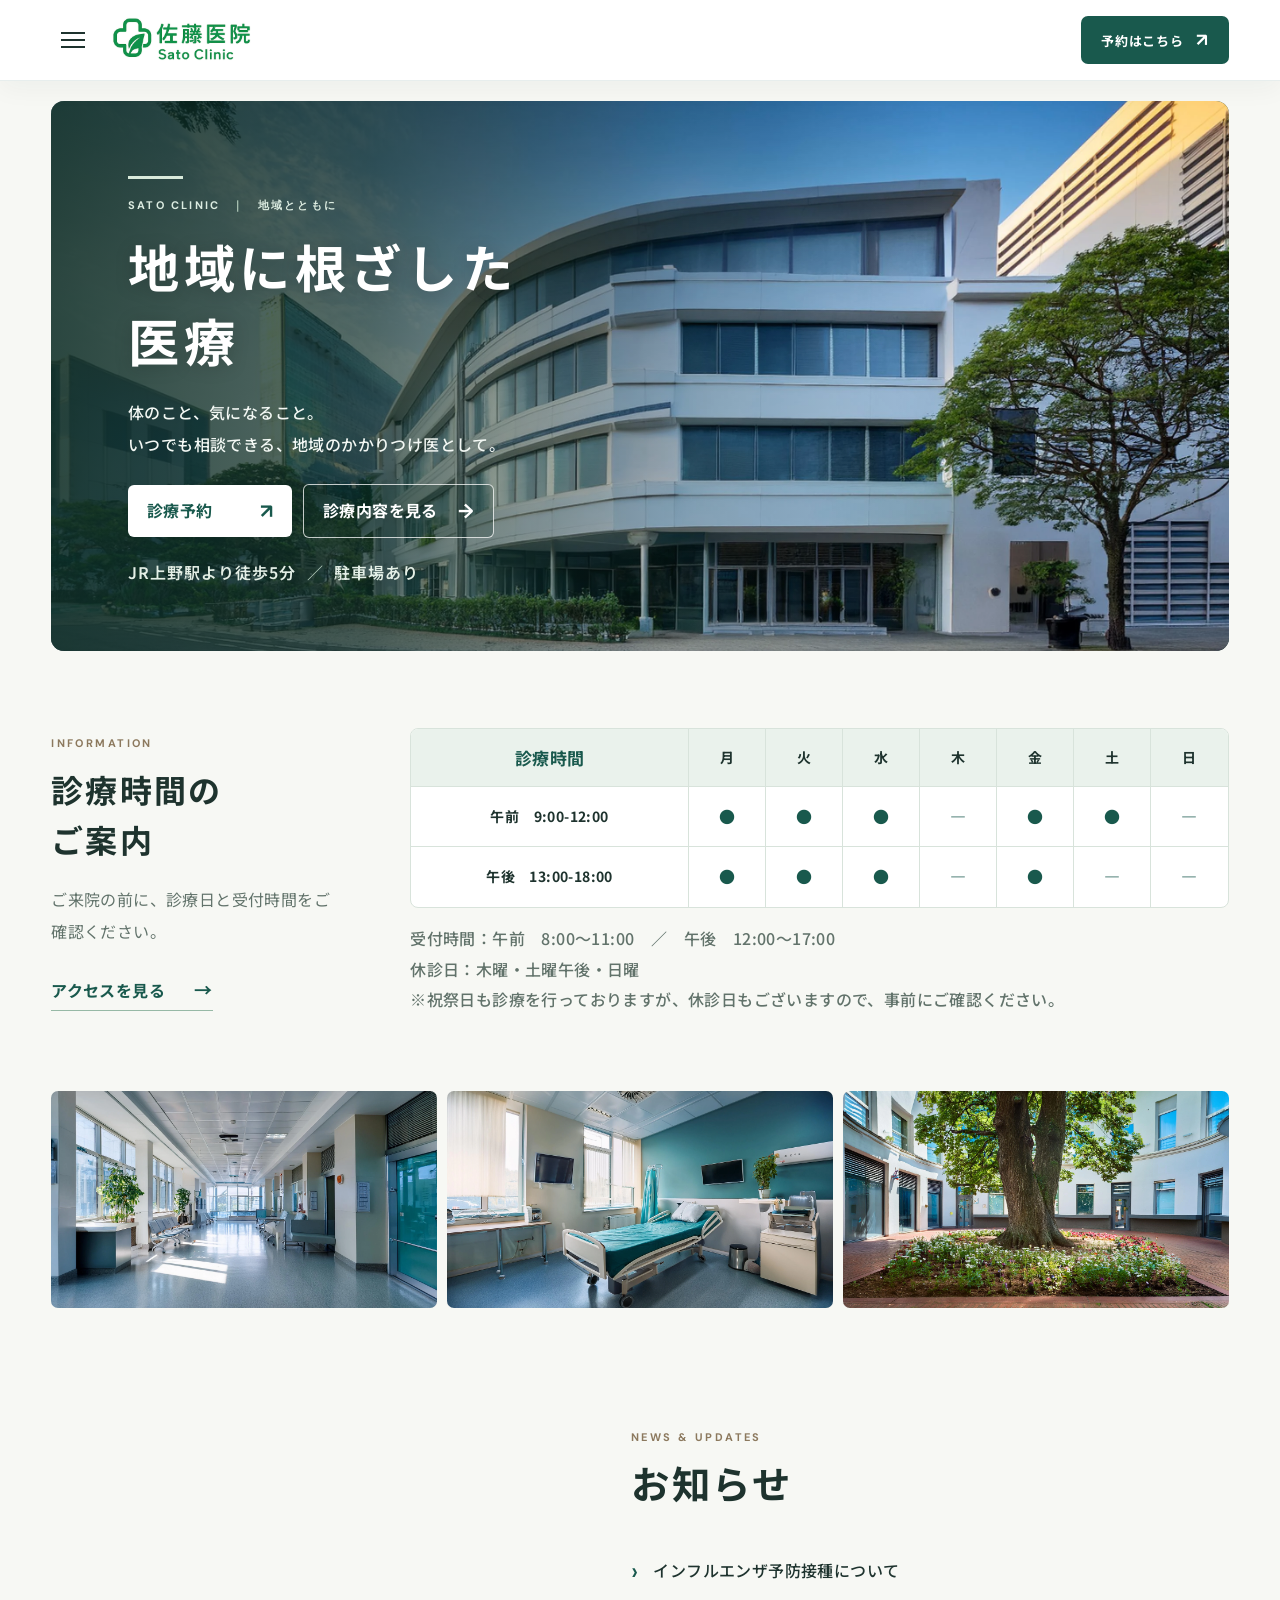
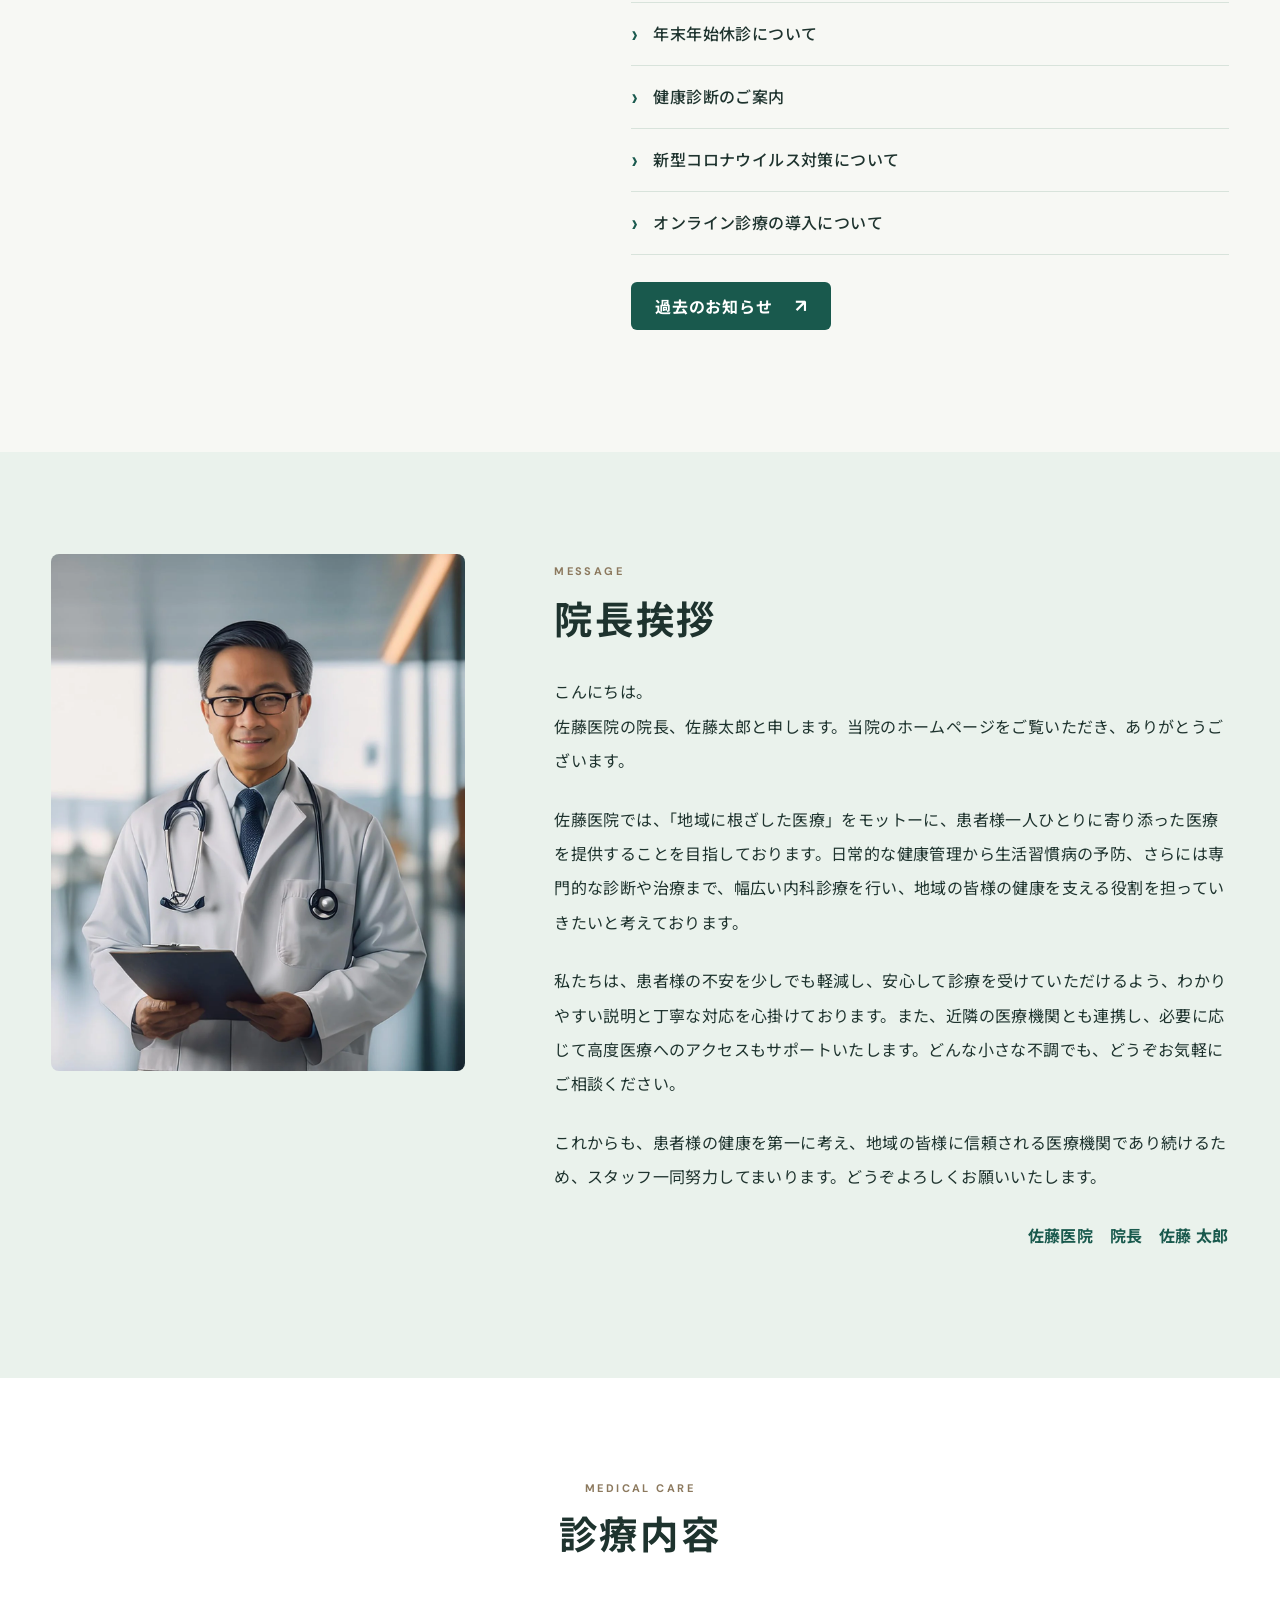
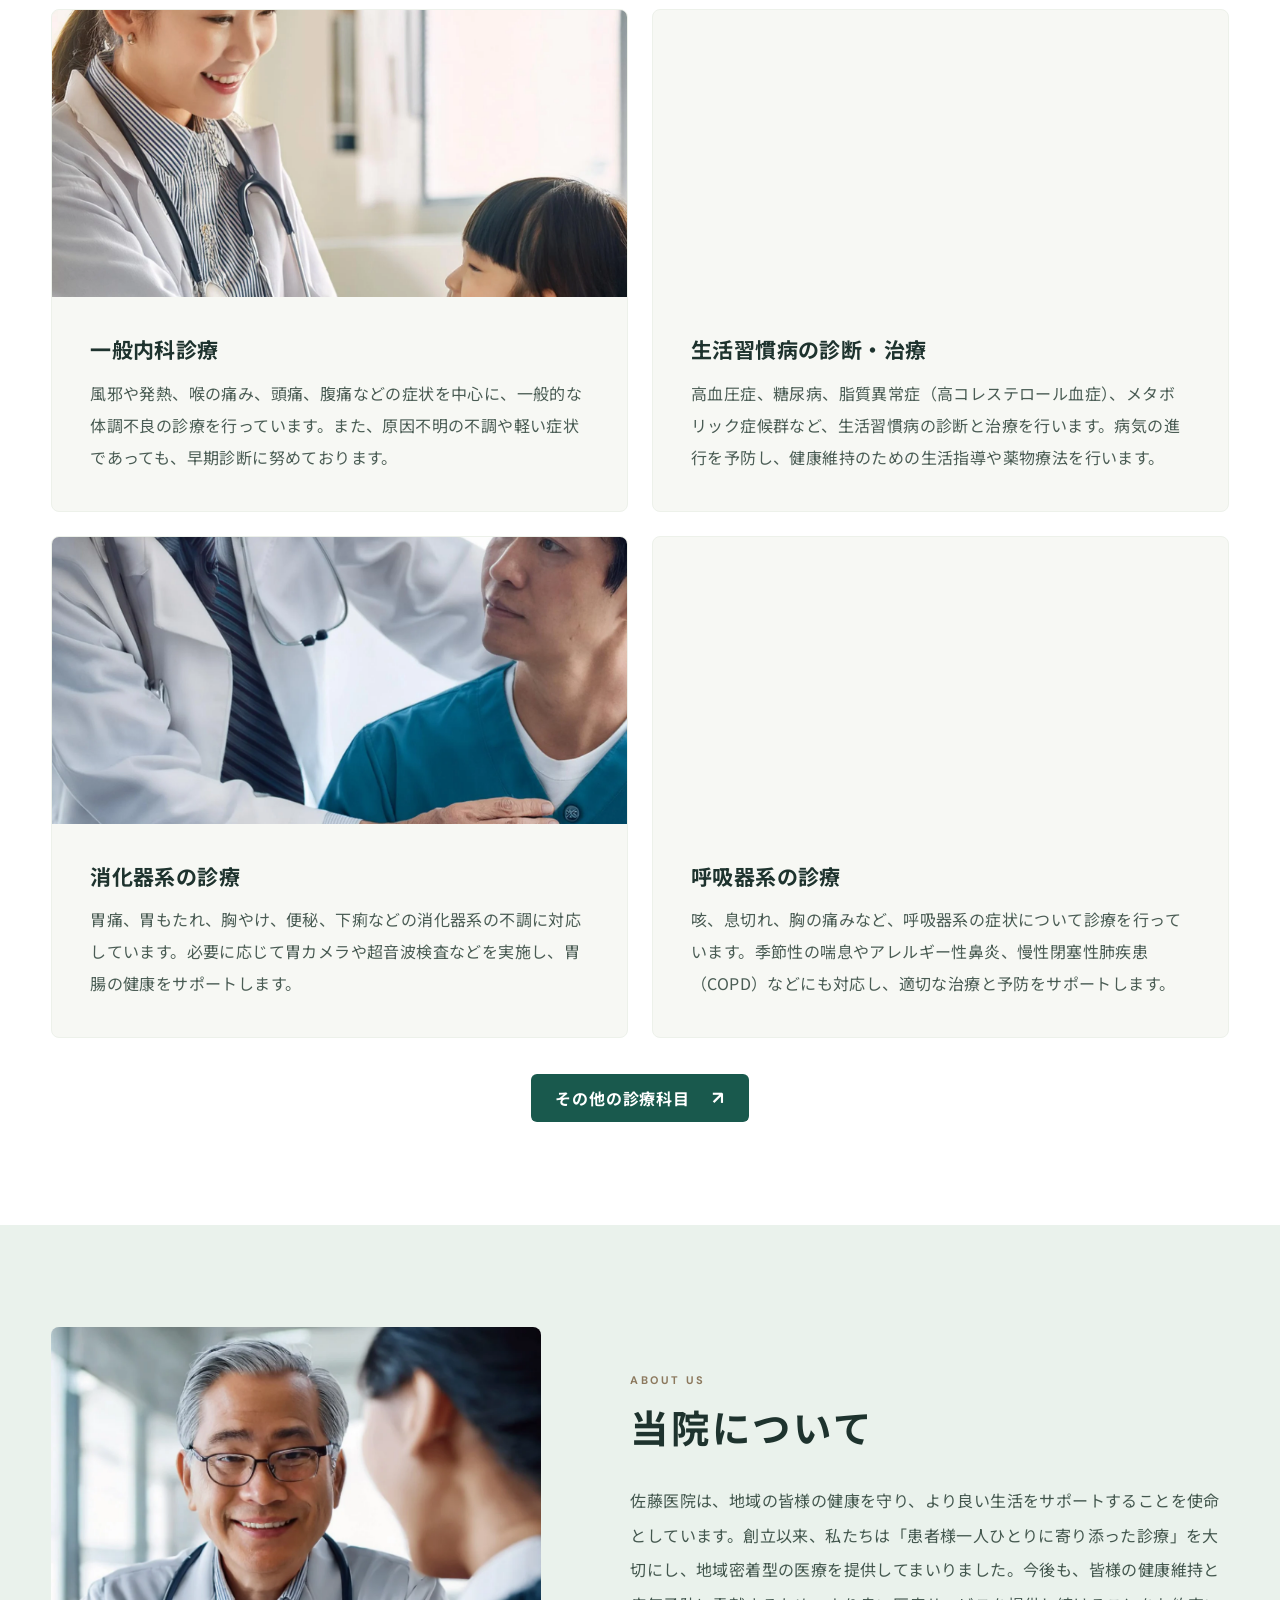
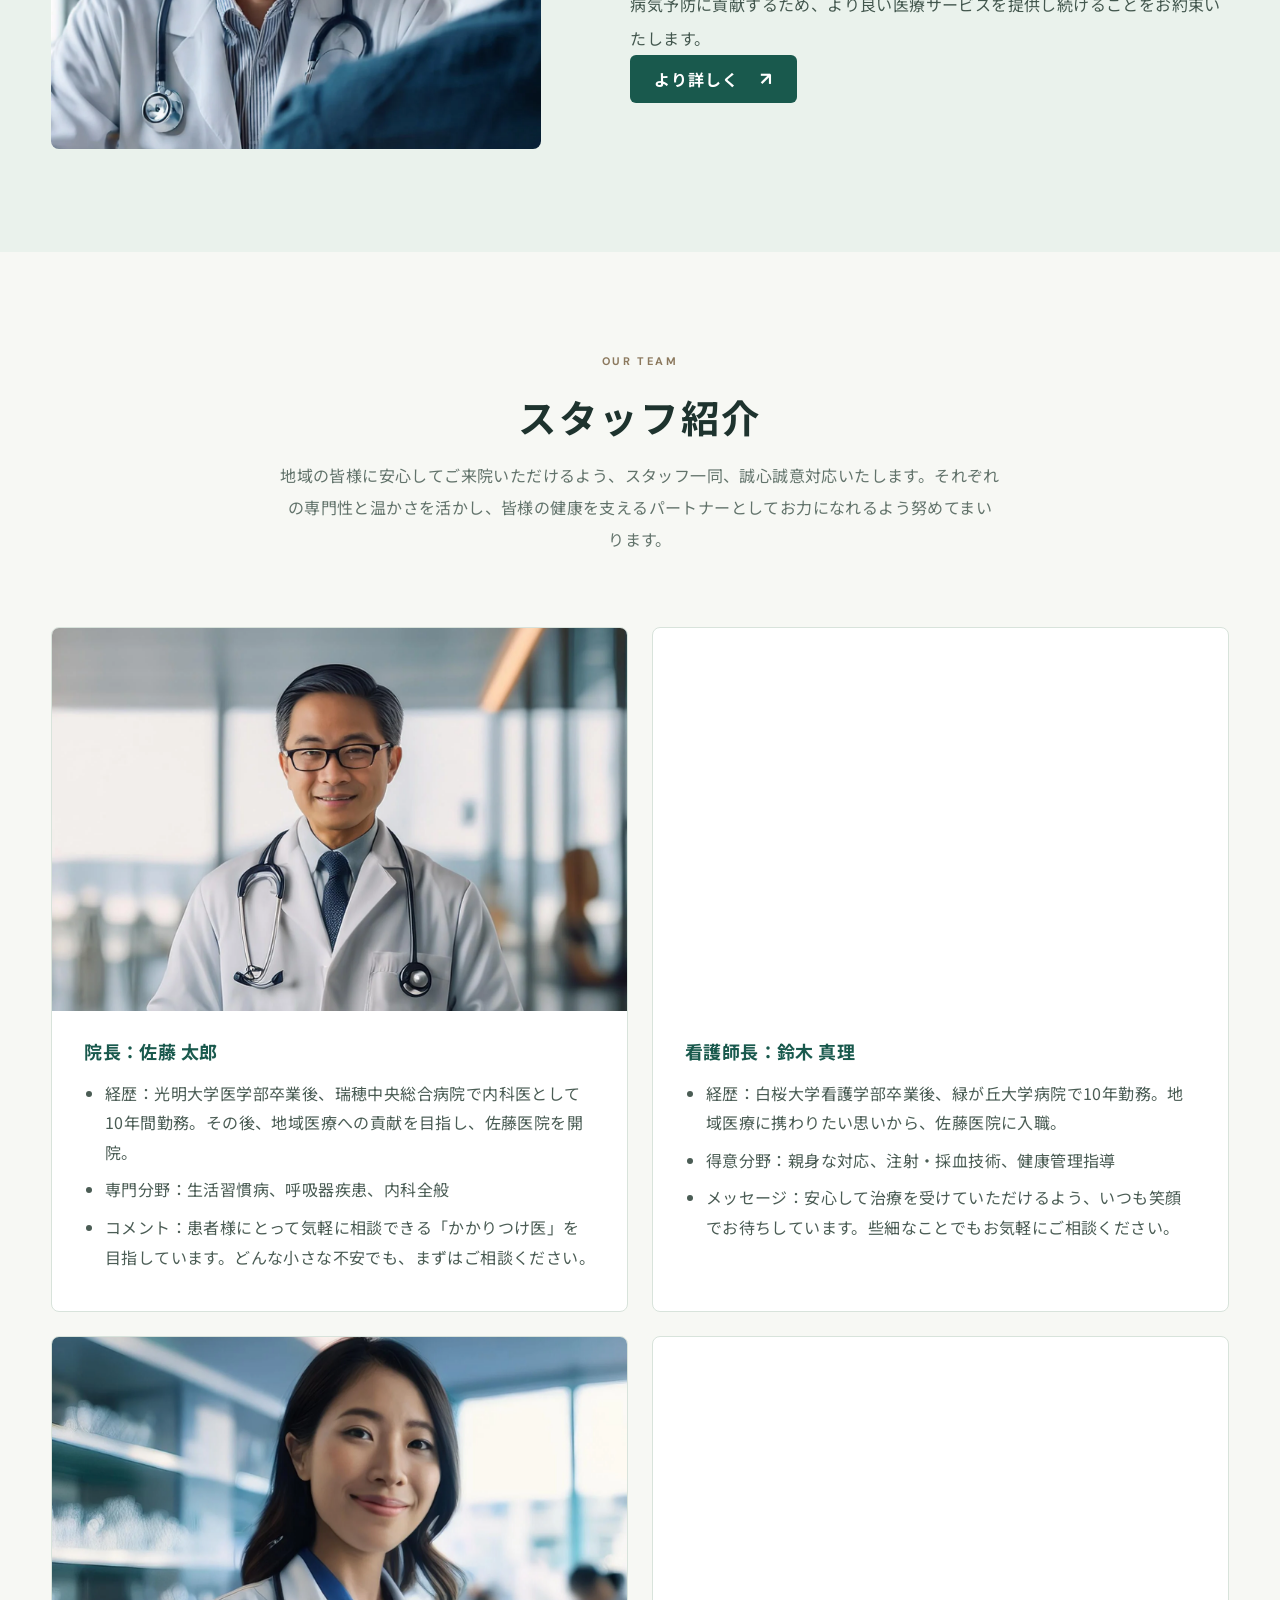
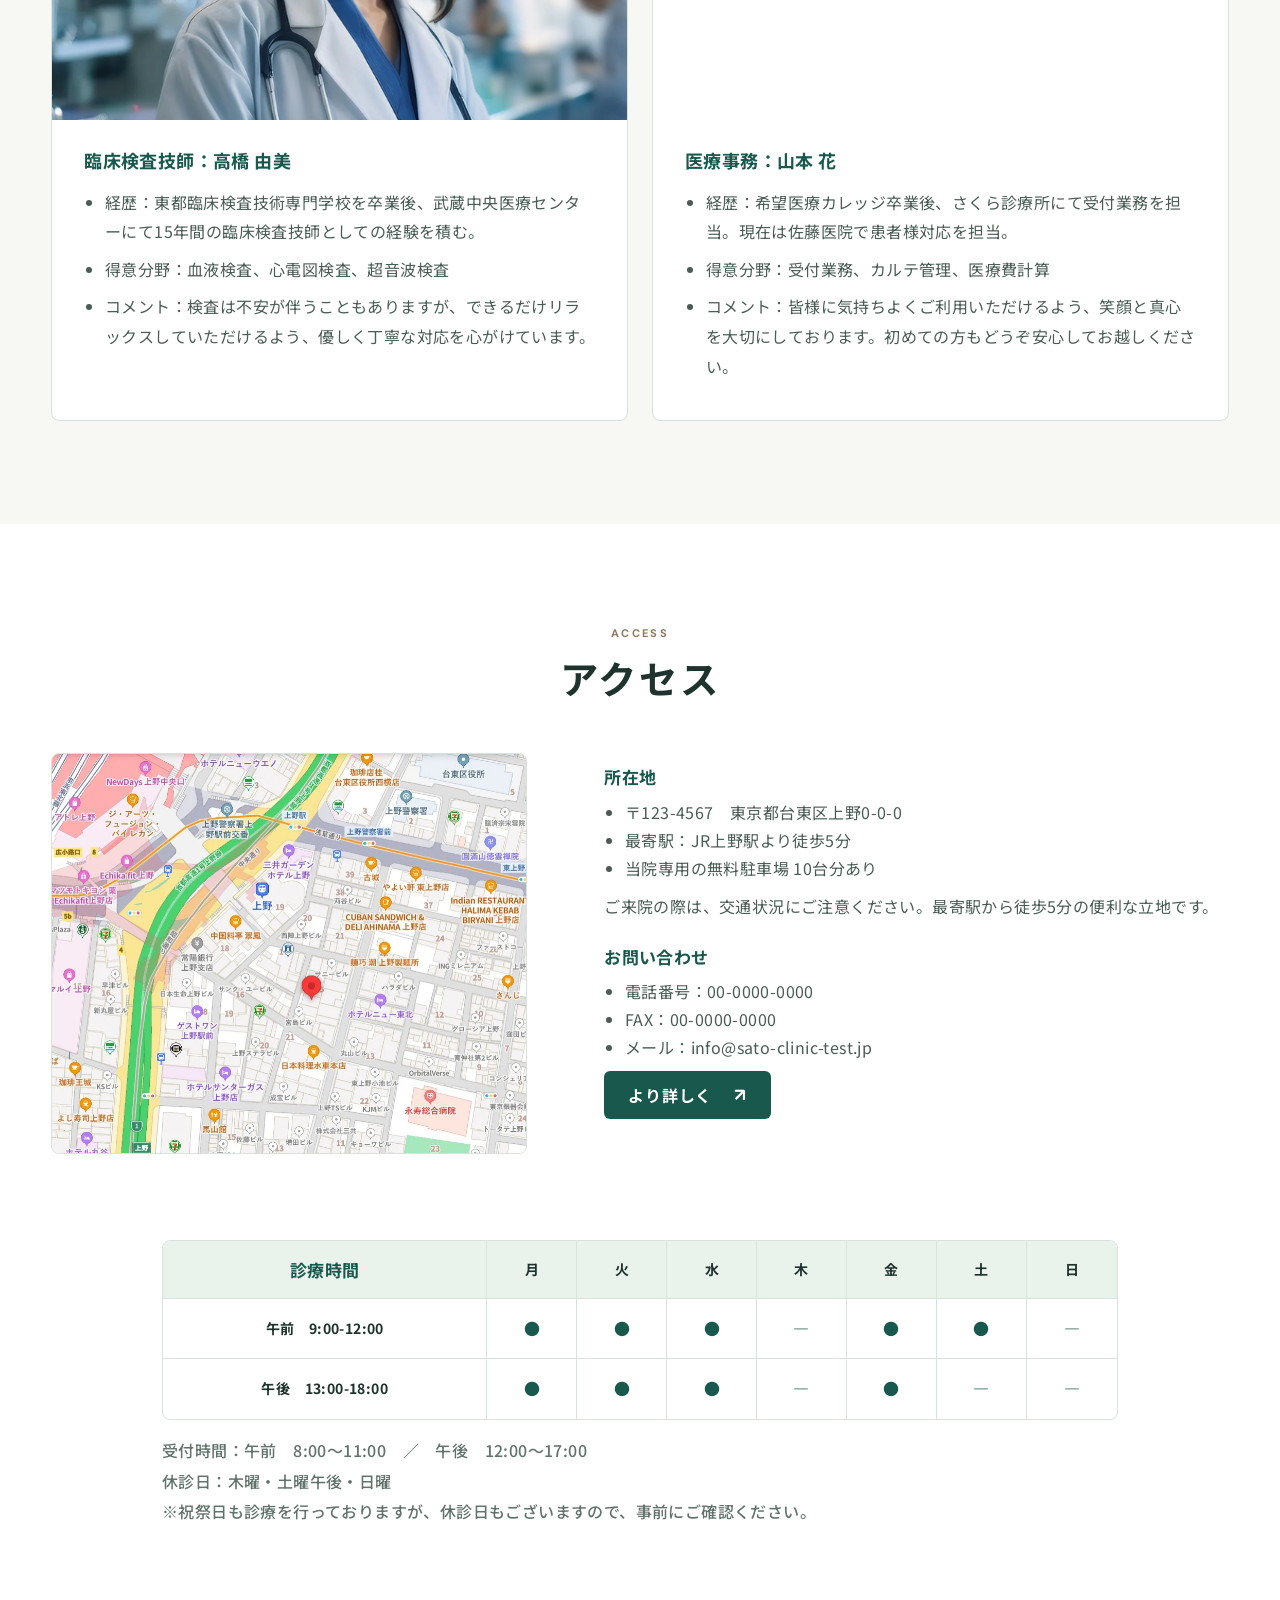
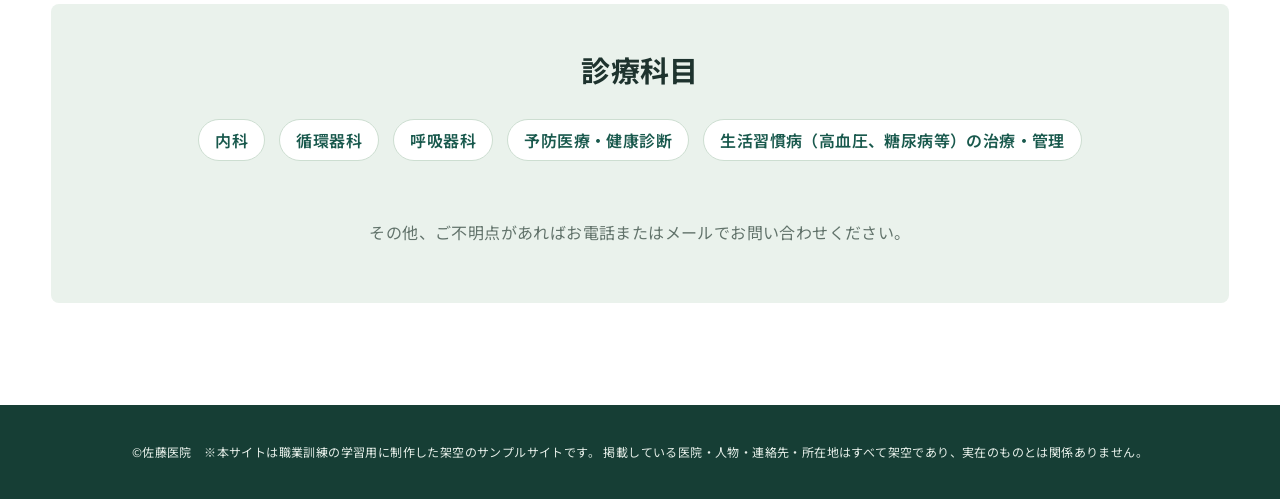
<file: index.html>
<!doctype html>
<html lang="ja">

<head>
  <meta charset="UTF-8">
  <meta name="viewport" content="width=device-width, initial-scale=1.0">
  <meta name="robots" content="noindex, nofollow">
  <title>佐藤医院 | Sato Clinic</title>
  <link rel="stylesheet" href="./css/style.css">
  <link rel="stylesheet" href="./css/polish.css">
  <script src="./js/header.js" defer></script>
  <script src="./js/scroll-reveal.js" defer></script>
</head>

<body>
  <header class="site-header">
    <div class="site-header__inner">
      <button class="menu-toggle" type="button" aria-controls="site-navigation" aria-expanded="false"
        aria-label="メニューを開く"><span aria-hidden="true"></span><span aria-hidden="true"></span><span
          aria-hidden="true"></span></button><a class="site-logo" href="./index.html"><img src="./assets/Logo/logo.png"
          alt="佐藤医院 Sato Clinic"></a>
      <nav id="site-navigation" class="site-nav" aria-label="メインナビゲーション">
        <a href="./index.html">トップページ</a>
        <a href="./news.html">お知らせ</a>
        <a href="./medical.html">診療内容</a>
        <a href="./about.html">当院について</a>
        <a href="./index.html#staff">スタッフ紹介</a>
        <a href="./access.html">診療時間・所在地</a>
        <a href="./faq.html">よくあるご質問</a>
      </nav>
      <a class="reserve-link" href="./reservation.html">予約はこちら</a>
    </div>
  </header>
  <main>
    <section class="home-hero" aria-label="地域に根ざした医療">
      <img src="./assets/Hospital_Exterior/hospital_1.jpg" alt="佐藤医院の外観" fetchpriority="high" decoding="async">
      <div class="home-hero__content">
        <p class="home-hero__eyebrow">SATO CLINIC <span>｜</span> 地域とともに</p>
        <h1>地域に根ざした<br>医療</h1>
        <p class="home-hero__lead">体のこと、気になること。<br>いつでも相談できる、地域のかかりつけ医として。</p>
        <div class="home-hero__actions">
          <a class="hero-primary" href="./reservation.html">診療予約 <span aria-hidden="true">↗</span></a>
          <a class="hero-secondary" href="./medical.html">診療内容を見る <span aria-hidden="true">→</span></a>
        </div>
        <p class="home-hero__location">JR上野駅より徒歩5分 <span>／</span> 駐車場あり</p>
      </div>
    </section>

    <section class="home-hours-block">
      <div class="home-hours-inner">
        <div class="home-hours-intro">
          <span class="eyebrow">INFORMATION</span>
          <h2>診療時間の<br>ご案内</h2>
          <p>ご来院の前に、診療日と受付時間をご確認ください。</p>
          <a href="./access.html">アクセスを見る <span aria-hidden="true">→</span></a>
        </div>
        <div class="hours">
        <table class="hours-table" aria-label="診療時間">
          <thead>
            <tr>
              <th>診療時間</th>
              <th>月</th>
              <th>火</th>
              <th>水</th>
              <th>木</th>
              <th>金</th>
              <th>土</th>
              <th>日</th>
            </tr>
          </thead>
          <tbody>
            <tr>
              <th>午前　9:00-12:00</th>
              <td>●</td>
              <td>●</td>
              <td>●</td>
              <td>―</td>
              <td>●</td>
              <td>●</td>
              <td>―</td>
            </tr>
            <tr>
              <th>午後　13:00-18:00</th>
              <td>●</td>
              <td>●</td>
              <td>●</td>
              <td>―</td>
              <td>●</td>
              <td>―</td>
              <td>―</td>
            </tr>
          </tbody>
        </table>
        <p class="hours-note">
          受付時間：午前　8:00〜11:00　／　午後　12:00〜17:00<br>休診日：木曜・土曜午後・日曜<br>※祝祭日も診療を行っておりますが、休診日もございますので、事前にご確認ください。</p>
        </div>
      </div>
    </section>

    <section class="facility-strip" aria-label="院内施設">
      <img src="./assets/Hospital_Exterior/hospital_6.jpg" alt="院内待合スペース" loading="lazy" decoding="async">
      <img src="./assets/Hospital_Exterior/hospital_7.jpg" alt="診察室" loading="lazy" decoding="async">
      <img src="./assets/Hospital_Exterior/hospital_2.jpg" alt="中庭" loading="lazy" decoding="async">
    </section>

    <section class="home-news">
      <div class="home-news__inner">
        <img src="./assets/crops/home-notice.jpg" alt="受付で案内を受ける患者" loading="lazy" decoding="async">
        <div class="home-news-copy">
          <span class="eyebrow">NEWS &amp; UPDATES</span>
          <h2>お知らせ</h2>
          <ul class="home-news-list">
            <li><a href="./news.html">インフルエンザ予防接種について</a></li>
            <li><a href="./news.html">年末年始休診について</a></li>
            <li><a href="./news.html">健康診断のご案内</a></li>
            <li><a href="./news.html">新型コロナウイルス対策について</a></li>
            <li><a href="./news.html">オンライン診療の導入について</a></li>
          </ul>
          <p class="home-news__button"><a class="blue-button" href="./news.html">過去のお知らせ</a></p>
        </div>
      </div>
    </section>

    <section class="home-director">
      <div class="home-director__inner">
        <img src="./assets/crops/home-director.jpg" alt="院長 佐藤太郎" loading="lazy" decoding="async">
        <div class="home-director-copy">
          <span class="eyebrow">MESSAGE</span>
          <h2>院長挨拶</h2>
          <p>こんにちは。<br>佐藤医院の院長、佐藤太郎と申します。当院のホームページをご覧いただき、ありがとうございます。</p>
          <p>
            佐藤医院では、「地域に根ざした医療」をモットーに、患者様一人ひとりに寄り添った医療を提供することを目指しております。日常的な健康管理から生活習慣病の予防、さらには専門的な診断や治療まで、幅広い内科診療を行い、地域の皆様の健康を支える役割を担っていきたいと考えております。
          </p>
          <p>
            私たちは、患者様の不安を少しでも軽減し、安心して診療を受けていただけるよう、わかりやすい説明と丁寧な対応を心掛けております。また、近隣の医療機関とも連携し、必要に応じて高度医療へのアクセスもサポートいたします。どんな小さな不調でも、どうぞお気軽にご相談ください。
          </p>
          <p>これからも、患者様の健康を第一に考え、地域の皆様に信頼される医療機関であり続けるため、スタッフ一同努力してまいります。どうぞよろしくお願いいたします。</p>
          <p class="director-sign">佐藤医院　院長　佐藤 太郎</p>
        </div>
      </div>
    </section>

    <section class="home-medical" id="medical">
      <div class="home-medical__inner">
        <span class="eyebrow section-eyebrow">MEDICAL CARE</span>
        <h2 class="section-title">診療内容</h2>
        <article class="home-medical-row">
          <img src="./assets/crops/medical-1.jpg" alt="一般内科診療" loading="lazy" decoding="async">
          <div class="home-medical-copy">
            <h3>一般内科診療</h3>
            <p>風邪や発熱、喉の痛み、頭痛、腹痛などの症状を中心に、一般的な体調不良の診療を行っています。また、原因不明の不調や軽い症状であっても、早期診断に努めております。</p>
          </div>
        </article>
        <article class="home-medical-row">
          <img src="./assets/crops/medical-2.jpg" alt="生活習慣病の診断・治療" loading="lazy" decoding="async">
          <div class="home-medical-copy">
            <h3>生活習慣病の診断・治療</h3>
            <p>高血圧症、糖尿病、脂質異常症（高コレステロール血症）、メタボリック症候群など、生活習慣病の診断と治療を行います。病気の進行を予防し、健康維持のための生活指導や薬物療法を行います。</p>
          </div>
        </article>
        <article class="home-medical-row">
          <img src="./assets/crops/medical-3.jpg" alt="消化器系の診療" loading="lazy" decoding="async">
          <div class="home-medical-copy">
            <h3>消化器系の診療</h3>
            <p>胃痛、胃もたれ、胸やけ、便秘、下痢などの消化器系の不調に対応しています。必要に応じて胃カメラや超音波検査などを実施し、胃腸の健康をサポートします。</p>
          </div>
        </article>
        <article class="home-medical-row">
          <img src="./assets/crops/medical-4.jpg" alt="呼吸器系の診療" loading="lazy" decoding="async">
          <div class="home-medical-copy">
            <h3>呼吸器系の診療</h3>
            <p>咳、息切れ、胸の痛みなど、呼吸器系の症状について診療を行っています。季節性の喘息やアレルギー性鼻炎、慢性閉塞性肺疾患（COPD）などにも対応し、適切な治療と予防をサポートします。</p>
          </div>
        </article>
        <p class="home-medical__button"><a class="blue-button" href="./medical.html">その他の診療科目</a></p>
      </div>
    </section>

    <section class="home-about">
      <div class="home-about__inner">
        <img src="./assets/crops/home-about.jpg" alt="患者様と話す医師" loading="lazy" decoding="async">
        <div class="home-about-copy">
          <span class="eyebrow">ABOUT US</span>
          <h2>当院について</h2>
          <p>
            佐藤医院は、地域の皆様の健康を守り、より良い生活をサポートすることを使命としています。創立以来、私たちは「患者様一人ひとりに寄り添った診療」を大切にし、地域密着型の医療を提供してまいりました。今後も、皆様の健康維持と病気予防に貢献するため、より良い医療サービスを提供し続けることをお約束いたします。
          </p>
          <p class="home-about__button"><a class="blue-button" href="./about.html">より詳しく</a></p>
        </div>
      </div>
    </section>

    <section class="home-staff" id="staff">
      <div class="home-staff__inner">
        <span class="eyebrow section-eyebrow">OUR TEAM</span>
        <h2 class="section-title">スタッフ紹介</h2>
        <p class="staff-lead">
          地域の皆様に安心してご来院いただけるよう、スタッフ一同、誠心誠意対応いたします。それぞれの専門性と温かさを活かし、皆様の健康を支えるパートナーとしてお力になれるよう努めてまいります。</p>
        <article class="staff-row">
          <img src="./assets/crops/staff-1.jpg" alt="院長 佐藤太郎" loading="lazy" decoding="async">
          <div class="staff-copy">
            <h3>院長：佐藤 太郎</h3>
            <ul>
              <li>経歴：光明大学医学部卒業後、瑞穂中央総合病院で内科医として10年間勤務。その後、地域医療への貢献を目指し、佐藤医院を開院。</li>
              <li>専門分野：生活習慣病、呼吸器疾患、内科全般</li>
              <li>コメント：患者様にとって気軽に相談できる「かかりつけ医」を目指しています。どんな小さな不安でも、まずはご相談ください。</li>
            </ul>
          </div>
        </article>
        <article class="staff-row">
          <img src="./assets/crops/staff-2.jpg" alt="看護師長 鈴木真理" loading="lazy" decoding="async">
          <div class="staff-copy">
            <h3>看護師長：鈴木 真理</h3>
            <ul>
              <li>経歴：白桜大学看護学部卒業後、緑が丘大学病院で10年勤務。地域医療に携わりたい思いから、佐藤医院に入職。</li>
              <li>得意分野：親身な対応、注射・採血技術、健康管理指導</li>
              <li>メッセージ：安心して治療を受けていただけるよう、いつも笑顔でお待ちしています。些細なことでもお気軽にご相談ください。</li>
            </ul>
          </div>
        </article>
        <article class="staff-row">
          <img src="./assets/crops/staff-3.jpg" alt="臨床検査技師 高橋由美" loading="lazy" decoding="async">
          <div class="staff-copy">
            <h3>臨床検査技師：高橋 由美</h3>
            <ul>
              <li>経歴：東都臨床検査技術専門学校を卒業後、武蔵中央医療センターにて15年間の臨床検査技師としての経験を積む。</li>
              <li>得意分野：血液検査、心電図検査、超音波検査</li>
              <li>コメント：検査は不安が伴うこともありますが、できるだけリラックスしていただけるよう、優しく丁寧な対応を心がけています。</li>
            </ul>
          </div>
        </article>
        <article class="staff-row">
          <img src="./assets/crops/staff-4.jpg" alt="医療事務 山本花" loading="lazy" decoding="async">
          <div class="staff-copy">
            <h3>医療事務：山本 花</h3>
            <ul>
              <li>経歴：希望医療カレッジ卒業後、さくら診療所にて受付業務を担当。現在は佐藤医院で患者様対応を担当。</li>
              <li>得意分野：受付業務、カルテ管理、医療費計算</li>
              <li>コメント：皆様に気持ちよくご利用いただけるよう、笑顔と真心を大切にしております。初めての方もどうぞ安心してお越しください。</li>
            </ul>
          </div>
        </article>
      </div>
    </section>

    <section class="home-access">
      <div class="home-access__inner">
        <span class="eyebrow section-eyebrow">ACCESS</span>
        <h2 class="section-title">アクセス</h2>
        <div class="home-access-top">
          <img src="./assets/map.jpg" alt="佐藤医院周辺地図" loading="lazy" decoding="async">
          <div class="home-access-copy">
            <h3>所在地</h3>
            <ul>
              <li>〒123-4567　東京都台東区上野0-0-0</li>
              <li>最寄駅：JR上野駅より徒歩5分</li>
              <li>当院専用の無料駐車場 10台分あり</li>
            </ul>
            <p>ご来院の際は、交通状況にご注意ください。最寄駅から徒歩5分の便利な立地です。</p>
            <h3>お問い合わせ</h3>
            <ul>
              <li>電話番号：00-0000-0000</li>
              <li>FAX：00-0000-0000</li>
              <li>メール：info@sato-clinic-test.jp</li>
            </ul>
            <p class="home-access-button"><a class="blue-button" href="./access.html">より詳しく</a></p>
          </div>
        </div>
        <div class="hours">
          <table class="hours-table" aria-label="診療時間">
            <thead>
              <tr>
                <th>診療時間</th>
                <th>月</th>
                <th>火</th>
                <th>水</th>
                <th>木</th>
                <th>金</th>
                <th>土</th>
                <th>日</th>
              </tr>
            </thead>
            <tbody>
              <tr>
                <th>午前　9:00-12:00</th>
                <td>●</td>
                <td>●</td>
                <td>●</td>
                <td>―</td>
                <td>●</td>
                <td>●</td>
                <td>―</td>
              </tr>
              <tr>
                <th>午後　13:00-18:00</th>
                <td>●</td>
                <td>●</td>
                <td>●</td>
                <td>―</td>
                <td>●</td>
                <td>―</td>
                <td>―</td>
              </tr>
            </tbody>
          </table>
          <p class="hours-note">
            受付時間：午前　8:00〜11:00　／　午後　12:00〜17:00<br>休診日：木曜・土曜午後・日曜<br>※祝祭日も診療を行っておりますが、休診日もございますので、事前にご確認ください。</p>
        </div>
        <div class="home-departments">
          <h2>診療科目</h2>
          <p>内科</p>
          <p>循環器科</p>
          <p>呼吸器科</p>
          <p>予防医療・健康診断</p>
          <p>生活習慣病（高血圧、糖尿病等）の治療・管理</p>
          <p class="help">その他、ご不明点があればお電話またはメールでお問い合わせください。</p>
        </div>
      </div>
    </section>
  </main>
  <footer class="site-footer">©佐藤医院　※本サイトは職業訓練の学習用に制作した架空のサンプルサイトです。
    掲載している医院・人物・連絡先・所在地はすべて架空であり、実在のものとは関係ありません。</footer>
</body>

</html>
</file>
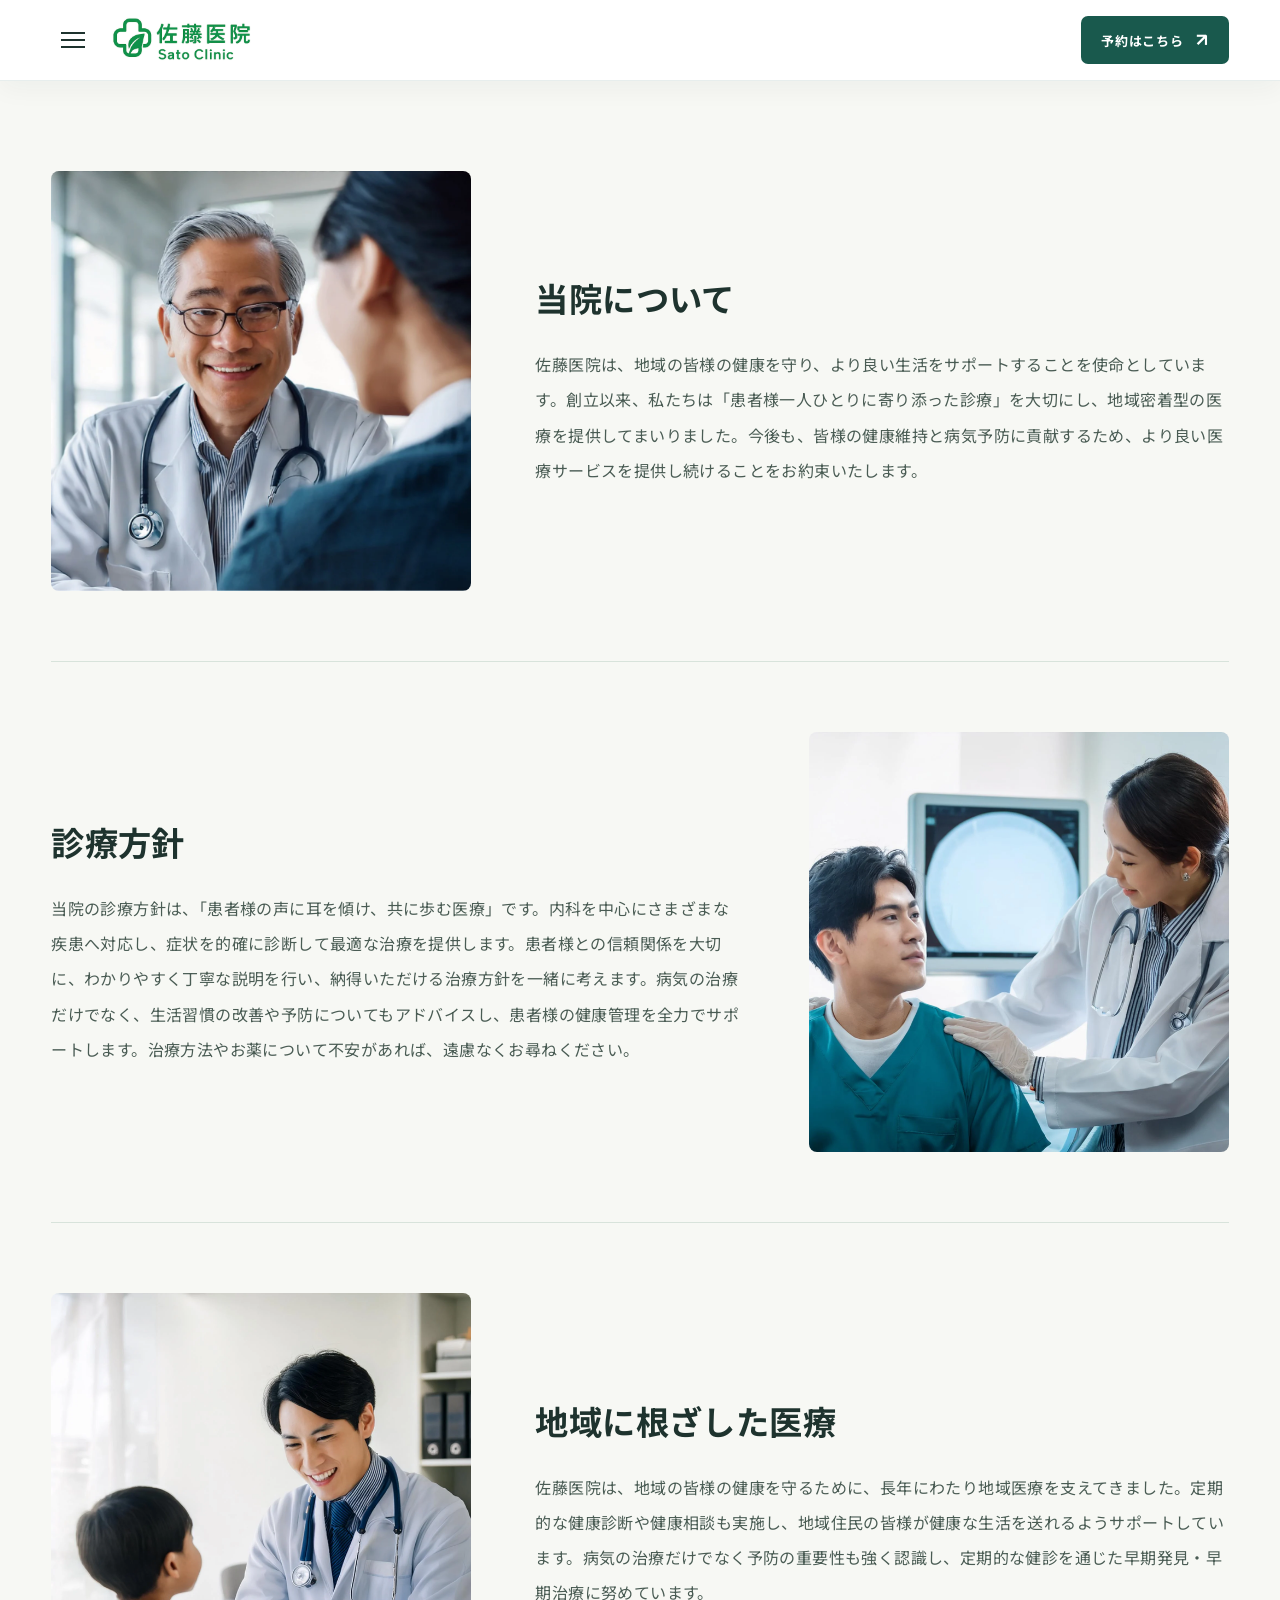
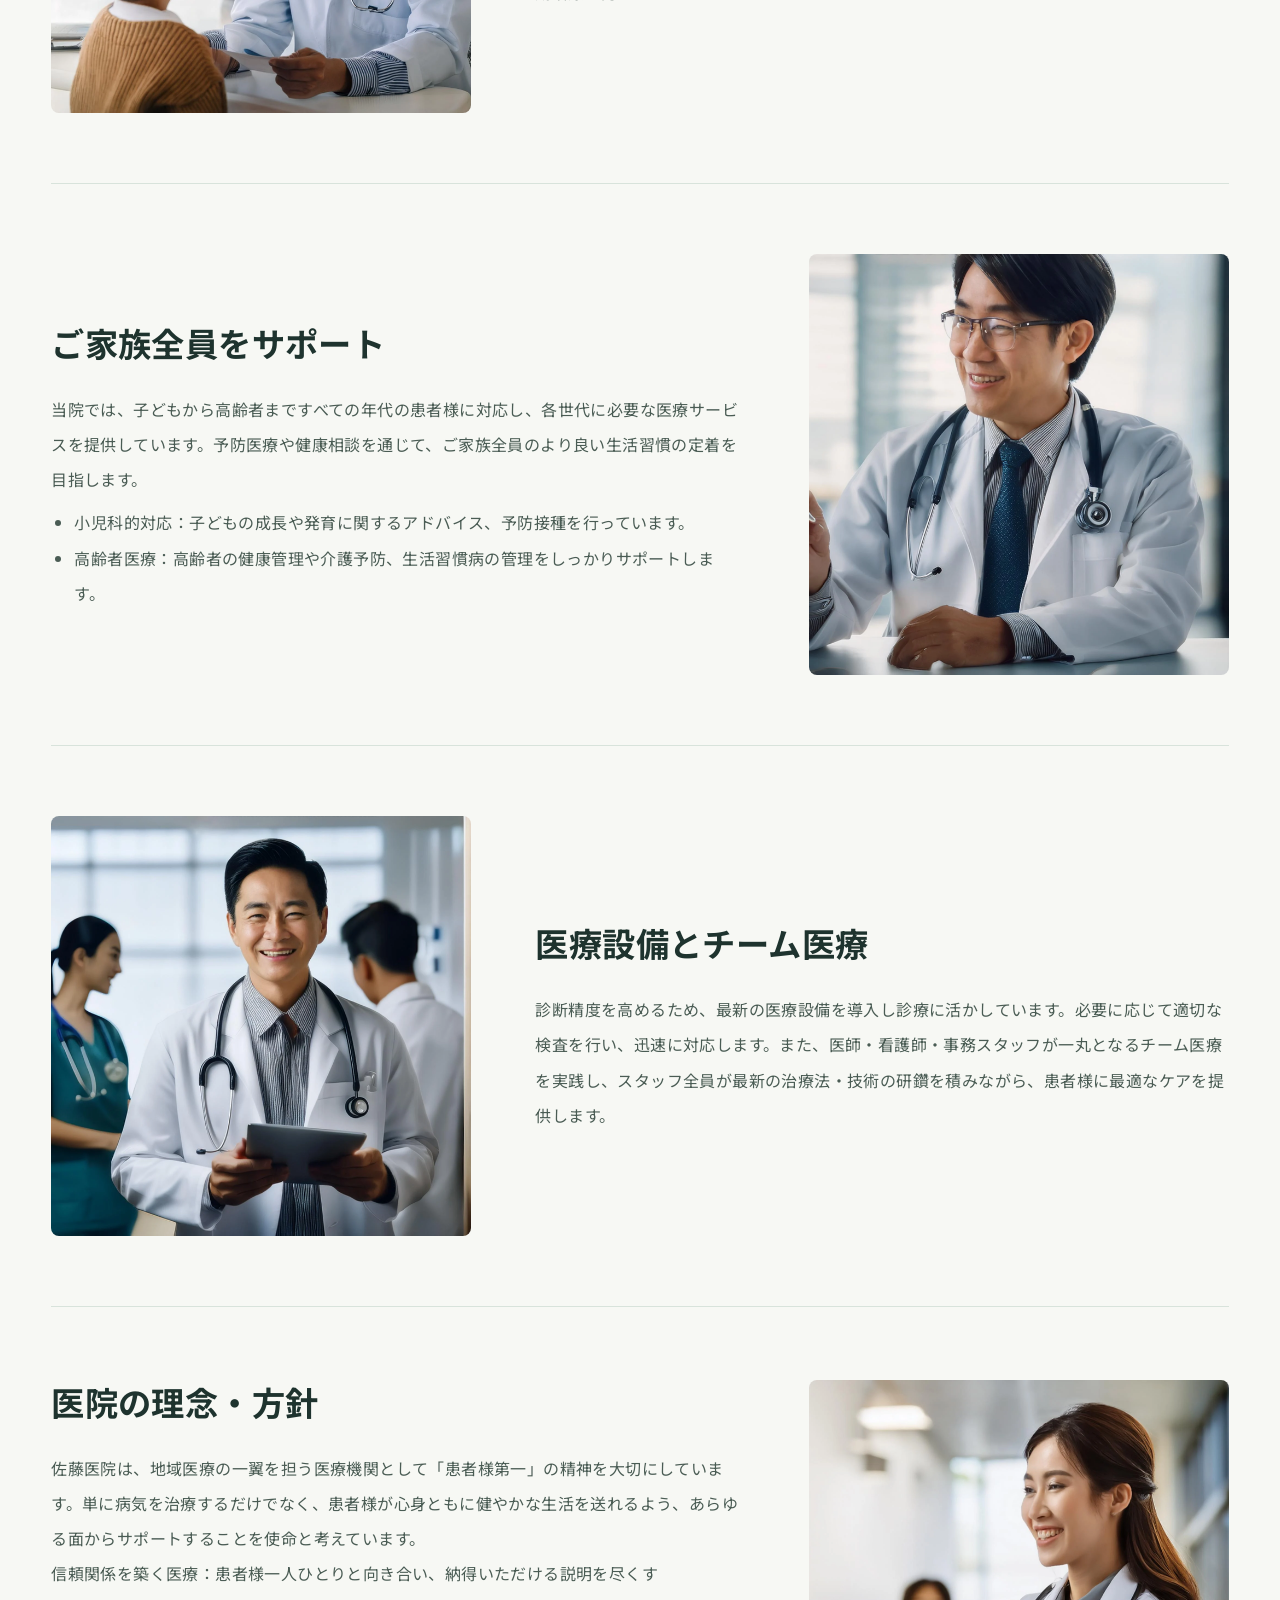
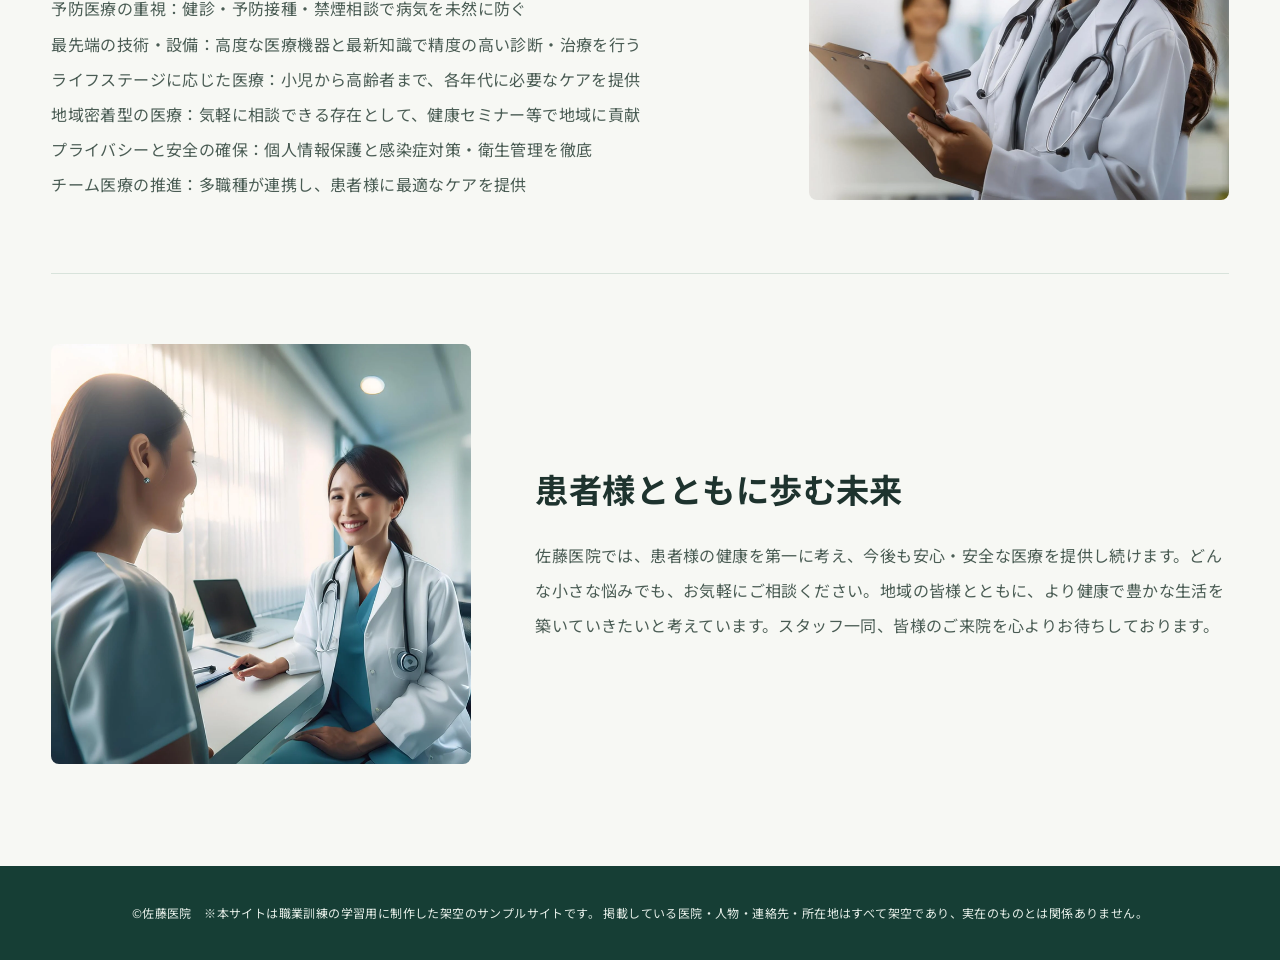
<file: about.html>
<!doctype html>
<html lang="ja">

<head>
    <meta charset="UTF-8">
    <meta name="viewport" content="width=device-width, initial-scale=1.0">
    <meta name="robots" content="noindex, nofollow">
    <title>当院について | 佐藤医院</title>
    <link rel="stylesheet" href="./css/style.css">
    <link rel="stylesheet" href="./css/polish.css">
    <script src="./js/header.js" defer></script>
    <script src="./js/scroll-reveal.js" defer></script>
</head>

<body>
    <header class="site-header">
        <div class="site-header__inner"><button class="menu-toggle" type="button" aria-controls="site-navigation"
                aria-expanded="false" aria-label="メニューを開く"><span aria-hidden="true"></span><span
                    aria-hidden="true"></span><span aria-hidden="true"></span></button><a class="site-logo"
                href="./index.html"><img src="./assets/Logo/logo.png" alt="佐藤医院 Sato Clinic"></a>
            <nav id="site-navigation" class="site-nav" aria-label="メインナビゲーション"><a href="./index.html">トップページ</a><a
                    href="./news.html">お知らせ</a><a href="./medical.html">診療内容</a><a href="./about.html">当院について</a><a
                    href="./index.html#staff">スタッフ紹介</a><a href="./access.html">診療時間・所在地</a><a
                    href="./faq.html">よくあるご質問</a></nav><a class="reserve-link" href="./reservation.html">予約はこちら</a>
        </div>
    </header>
    <main class="about-main">
        <div class="about-list">
            <section class="about-row"><img src="./assets/crops/about-1.jpg" alt="当院について">
                <div class="about-copy">
                    <h1>当院について</h1>
                    <p>佐藤医院は、地域の皆様の健康を守り、より良い生活をサポートすることを使命としています。創立以来、私たちは「患者様一人ひとりに寄り添った診療」を大切にし、地域密着型の医療を提供してまいりました。今後も、皆様の健康維持と病気予防に貢献するため、より良い医療サービスを提供し続けることをお約束いたします。
                    </p>
                </div>
            </section>
            <section class="about-row"><img src="./assets/crops/about-2.jpg" alt="診療方針">
                <div class="about-copy">
                    <h2>診療方針</h2>
                    <p>当院の診療方針は、「患者様の声に耳を傾け、共に歩む医療」です。内科を中心にさまざまな疾患へ対応し、症状を的確に診断して最適な治療を提供します。患者様との信頼関係を大切に、わかりやすく丁寧な説明を行い、納得いただける治療方針を一緒に考えます。病気の治療だけでなく、生活習慣の改善や予防についてもアドバイスし、患者様の健康管理を全力でサポートします。治療方法やお薬について不安があれば、遠慮なくお尋ねください。
                    </p>
                </div>
            </section>
            <section class="about-row"><img src="./assets/crops/about-3.jpg" alt="地域に根ざした医療">
                <div class="about-copy">
                    <h2>地域に根ざした医療</h2>
                    <p>佐藤医院は、地域の皆様の健康を守るために、長年にわたり地域医療を支えてきました。定期的な健康診断や健康相談も実施し、地域住民の皆様が健康な生活を送れるようサポートしています。病気の治療だけでなく予防の重要性も強く認識し、定期的な健診を通じた早期発見・早期治療に努めています。
                    </p>
                </div>
            </section>
            <section class="about-row"><img src="./assets/crops/about-4.jpg" alt="ご家族全員をサポート">
                <div class="about-copy">
                    <h2>ご家族全員をサポート</h2>
                    <p>当院では、子どもから高齢者まですべての年代の患者様に対応し、各世代に必要な医療サービスを提供しています。予防医療や健康相談を通じて、ご家族全員のより良い生活習慣の定着を目指します。</p>
                    <ul>
                        <li>小児科的対応：子どもの成長や発育に関するアドバイス、予防接種を行っています。</li>
                        <li>高齢者医療：高齢者の健康管理や介護予防、生活習慣病の管理をしっかりサポートします。</li>
                    </ul>
                </div>
            </section>
            <section class="about-row"><img src="./assets/crops/about-5.jpg" alt="医療設備とチーム医療">
                <div class="about-copy">
                    <h2>医療設備とチーム医療</h2>
                    <p>診断精度を高めるため、最新の医療設備を導入し診療に活かしています。必要に応じて適切な検査を行い、迅速に対応します。また、医師・看護師・事務スタッフが一丸となるチーム医療を実践し、スタッフ全員が最新の治療法・技術の研鑽を積みながら、患者様に最適なケアを提供します。
                    </p>
                </div>
            </section>
            <section class="about-row"><img src="./assets/crops/about-6.jpg" alt="医院の理念・方針">
                <div class="about-copy">
                    <h2>医院の理念・方針</h2>
                    <div class="about-values">
                        <p>佐藤医院は、地域医療の一翼を担う医療機関として「患者様第一」の精神を大切にしています。単に病気を治療するだけでなく、患者様が心身ともに健やかな生活を送れるよう、あらゆる面からサポートすることを使命と考えています。
                        </p>
                        <p>信頼関係を築く医療：患者様一人ひとりと向き合い、納得いただける説明を尽くす<br>予防医療の重視：健診・予防接種・禁煙相談で病気を未然に防ぐ<br>最先端の技術・設備：高度な医療機器と最新知識で精度の高い診断・治療を行う<br>ライフステージに応じた医療：小児から高齢者まで、各年代に必要なケアを提供<br>地域密着型の医療：気軽に相談できる存在として、健康セミナー等で地域に貢献<br>プライバシーと安全の確保：個人情報保護と感染症対策・衛生管理を徹底<br>チーム医療の推進：多職種が連携し、患者様に最適なケアを提供
                        </p>
                    </div>
                </div>
            </section>
            <section class="about-row"><img src="./assets/crops/about-7.jpg" alt="患者様とともに歩む未来">
                <div class="about-copy">
                    <h2>患者様とともに歩む未来</h2>
                    <p>佐藤医院では、患者様の健康を第一に考え、今後も安心・安全な医療を提供し続けます。どんな小さな悩みでも、お気軽にご相談ください。地域の皆様とともに、より健康で豊かな生活を築いていきたいと考えています。スタッフ一同、皆様のご来院を心よりお待ちしております。
                    </p>
                </div>
            </section>
        </div>
    </main>
    <footer class="site-footer">©佐藤医院　※本サイトは職業訓練の学習用に制作した架空のサンプルサイトです。
        掲載している医院・人物・連絡先・所在地はすべて架空であり、実在のものとは関係ありません。</footer>
</body>

</html>
</file>
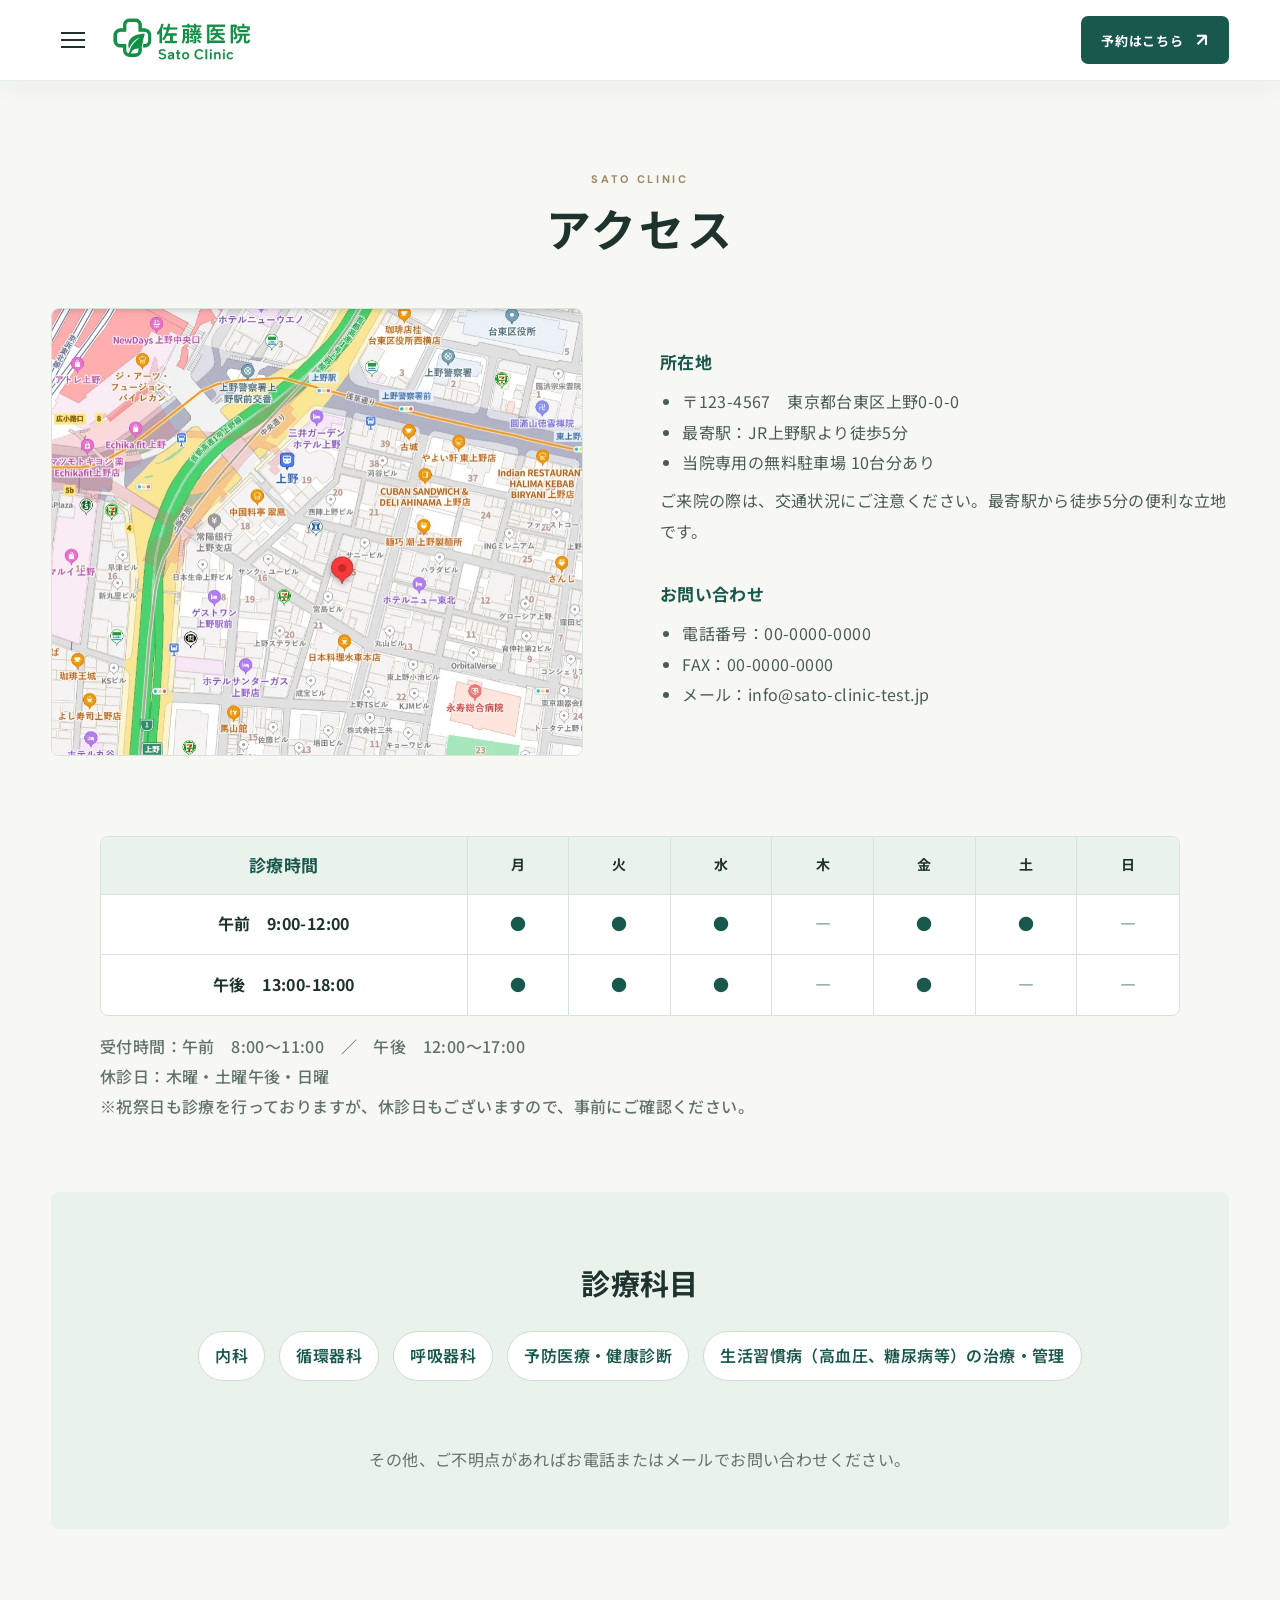
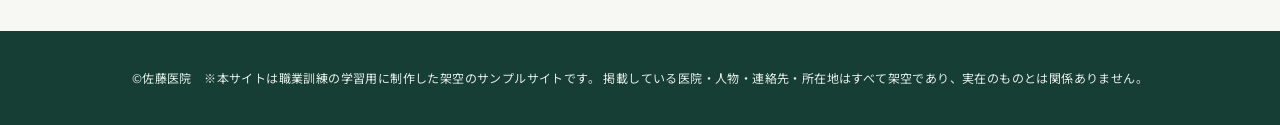
<file: access.html>
<!doctype html>
<html lang="ja">

<head>
    <meta charset="UTF-8">
    <meta name="viewport" content="width=device-width, initial-scale=1.0">
    <meta name="robots" content="noindex, nofollow">
    <title>診療時間・所在地 | 佐藤医院</title>
    <link rel="stylesheet" href="./css/style.css">
    <link rel="stylesheet" href="./css/polish.css">
    <script src="./js/header.js" defer></script>
    <script src="./js/scroll-reveal.js" defer></script>
</head>

<body class="">
    <header class="site-header">
        <div class="site-header__inner"><button class="menu-toggle" type="button" aria-controls="site-navigation"
                aria-expanded="false" aria-label="メニューを開く"><span aria-hidden="true"></span><span
                    aria-hidden="true"></span><span aria-hidden="true"></span></button><a class="site-logo"
                href="./index.html"><img src="./assets/Logo/logo.png" alt="佐藤医院 Sato Clinic"></a>
            <nav id="site-navigation" class="site-nav" aria-label="メインナビゲーション"><a href="./index.html">トップページ</a><a
                    href="./news.html">お知らせ</a><a href="./medical.html">診療内容</a><a href="./about.html">当院について</a><a
                    href="./index.html#staff">スタッフ紹介</a><a href="./access.html">診療時間・所在地</a><a
                    href="./faq.html">よくあるご質問</a></nav><a class="reserve-link" href="./reservation.html">予約はこちら</a>
        </div>
    </header>
    <main class="access-main">
        <div class="access-wrap">
            <h1 class="page-title">アクセス</h1>
            <section class="access-top"><img class="access-map" src="./assets/map.jpg" alt="上野駅周辺の地図">
                <div class="access-info">
                    <h2>所在地</h2>
                    <ul>
                        <li>〒123-4567　東京都台東区上野0-0-0</li>
                        <li>最寄駅：JR上野駅より徒歩5分</li>
                        <li>当院専用の無料駐車場 10台分あり</li>
                    </ul>
                    <p>ご来院の際は、交通状況にご注意ください。最寄駅から徒歩5分の便利な立地です。</p>
                    <h2 class="contact">お問い合わせ</h2>
                    <ul>
                        <li>電話番号：00-0000-0000</li>
                        <li>FAX：00-0000-0000</li>
                        <li>メール：info@sato-clinic-test.jp</li>
                    </ul>
                </div>
            </section>
            <section class="access-hours">
                <table class="hours-table" aria-label="診療時間">
                    <thead>
                        <tr>
                            <th>診療時間</th>
                            <th>月</th>
                            <th>火</th>
                            <th>水</th>
                            <th>木</th>
                            <th>金</th>
                            <th>土</th>
                            <th>日</th>
                        </tr>
                    </thead>
                    <tbody>
                        <tr>
                            <th>午前　9:00-12:00</th>
                            <td>●</td>
                            <td>●</td>
                            <td>●</td>
                            <td>―</td>
                            <td>●</td>
                            <td>●</td>
                            <td>―</td>
                        </tr>
                        <tr>
                            <th>午後　13:00-18:00</th>
                            <td>●</td>
                            <td>●</td>
                            <td>●</td>
                            <td>―</td>
                            <td>●</td>
                            <td>―</td>
                            <td>―</td>
                        </tr>
                    </tbody>
                </table>
                <p class="hours-note">
                    受付時間：午前　8:00〜11:00　／　午後　12:00〜17:00<br>休診日：木曜・土曜午後・日曜<br>※祝祭日も診療を行っておりますが、休診日もございますので、事前にご確認ください。
                </p>
            </section>
            <section class="access-departments">
                <h2>診療科目</h2>
                <p>内科</p>
                <p>循環器科</p>
                <p>呼吸器科</p>
                <p>予防医療・健康診断</p>
                <p>生活習慣病（高血圧、糖尿病等）の治療・管理</p>
                <p class="help">その他、ご不明点があればお電話またはメールでお問い合わせください。</p>
            </section>
        </div>
    </main>
    <footer class="site-footer">©佐藤医院　※本サイトは職業訓練の学習用に制作した架空のサンプルサイトです。
        掲載している医院・人物・連絡先・所在地はすべて架空であり、実在のものとは関係ありません。</footer>
</body>

</html>
</file>
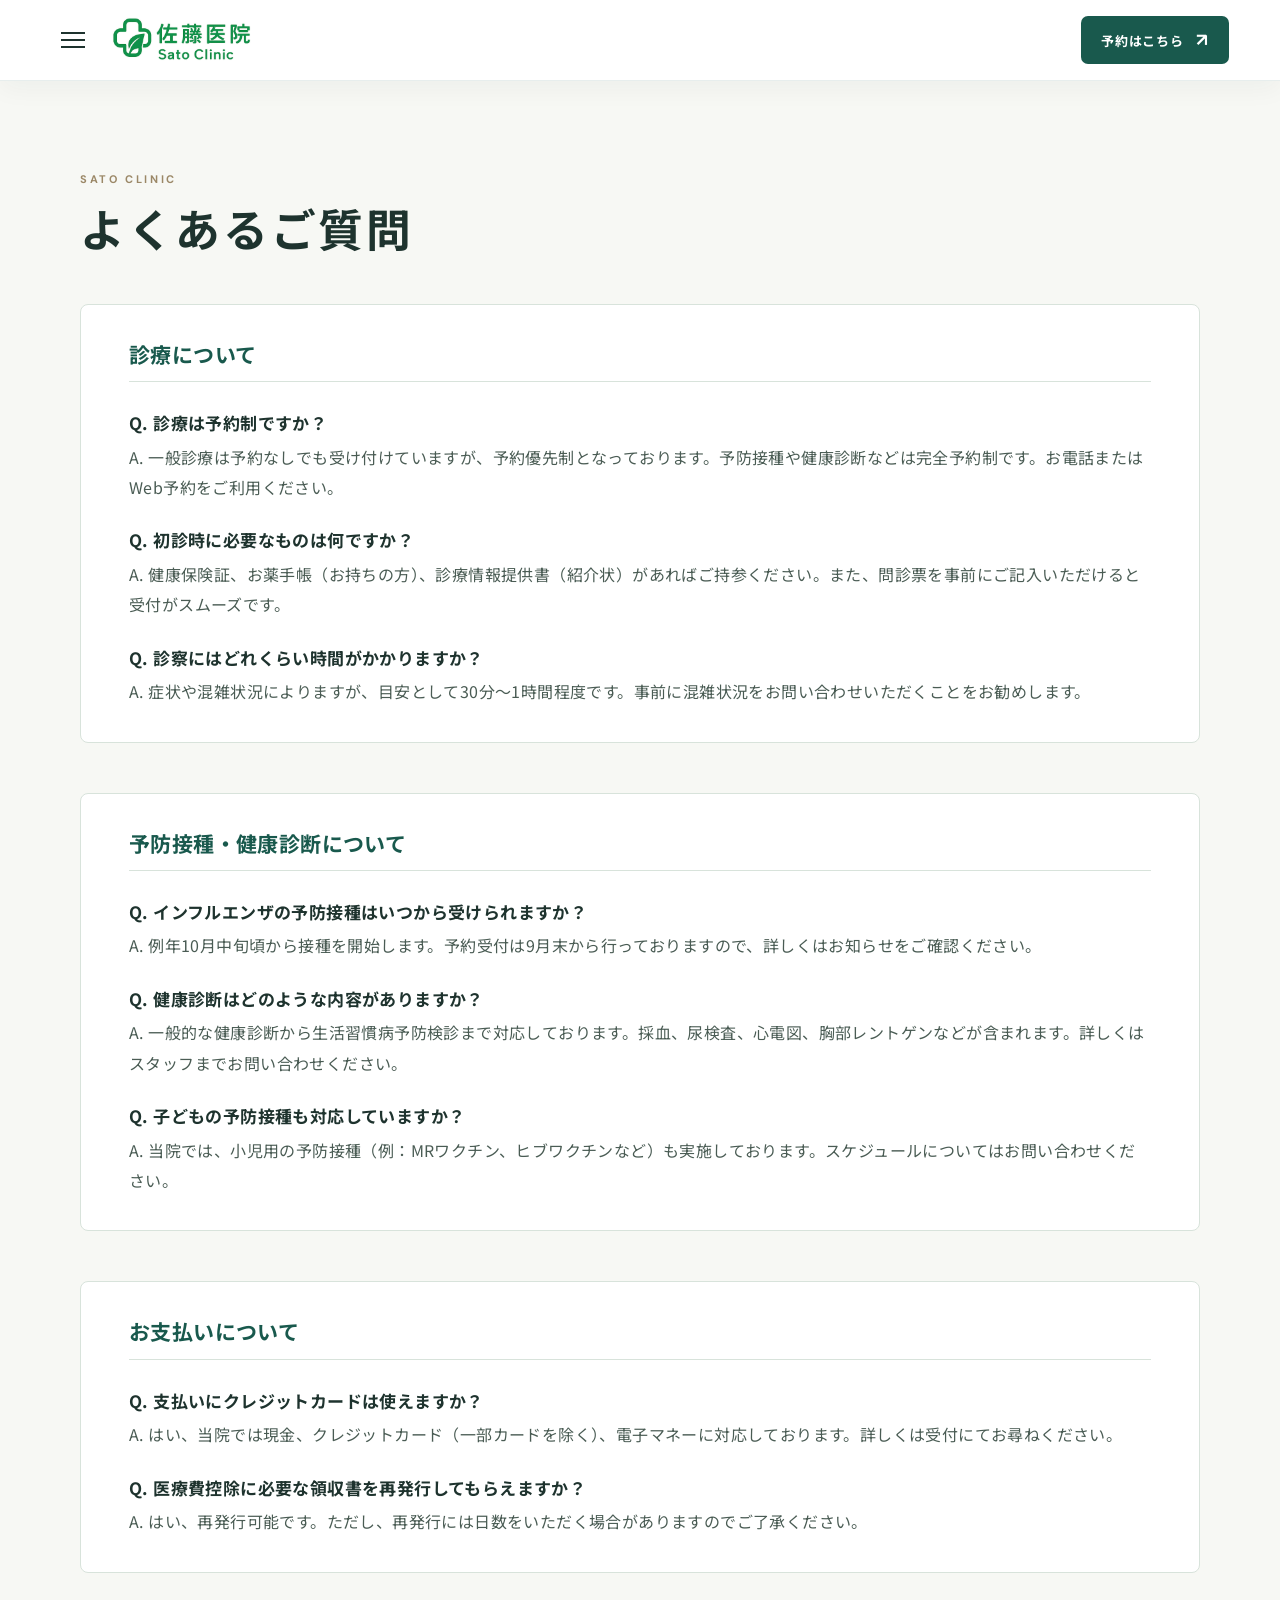
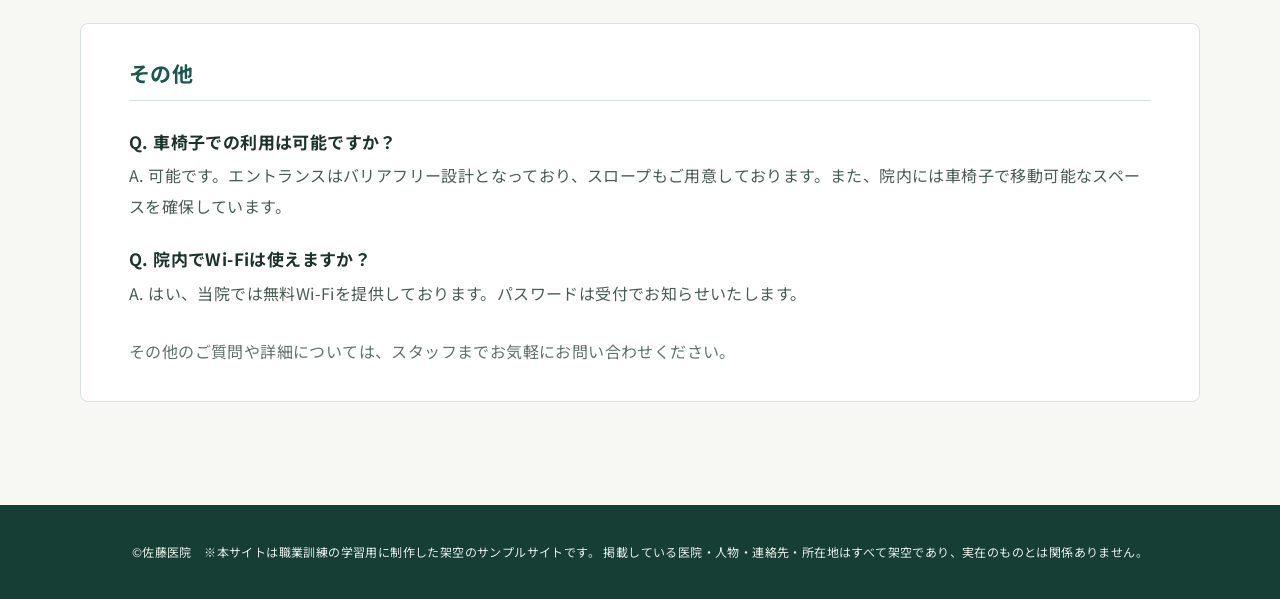
<file: faq.html>
<!doctype html>
<html lang="ja">

<head>
    <meta charset="UTF-8">
    <meta name="viewport" content="width=device-width, initial-scale=1.0">
    <meta name="robots" content="noindex, nofollow">
    <title>よくあるご質問 | 佐藤医院</title>
    <link rel="stylesheet" href="./css/style.css">
    <link rel="stylesheet" href="./css/polish.css">
    <script src="./js/header.js" defer></script>
    <script src="./js/scroll-reveal.js" defer></script>
</head>

<body>
    <header class="site-header">
        <div class="site-header__inner"><button class="menu-toggle" type="button" aria-controls="site-navigation"
                aria-expanded="false" aria-label="メニューを開く"><span aria-hidden="true"></span><span
                    aria-hidden="true"></span><span aria-hidden="true"></span></button><a class="site-logo"
                href="./index.html"><img src="./assets/Logo/logo.png" alt="佐藤医院 Sato Clinic"></a>
            <nav id="site-navigation" class="site-nav" aria-label="メインナビゲーション"><a href="./index.html">トップページ</a><a
                    href="./news.html">お知らせ</a><a href="./medical.html">診療内容</a><a href="./about.html">当院について</a><a
                    href="./index.html#staff">スタッフ紹介</a><a href="./access.html">診療時間・所在地</a><a
                    href="./faq.html">よくあるご質問</a></nav><a class="reserve-link" href="./reservation.html">予約はこちら</a>
        </div>
    </header>
    <main class="faq-main">
        <h1 class="page-title">よくあるご質問</h1>
        <section class="faq-section">
            <h2>診療について</h2>
            <div class="faq-item">
                <h3>Q. 診療は予約制ですか？</h3>
                <p>A. 一般診療は予約なしでも受け付けていますが、予約優先制となっております。予防接種や健康診断などは完全予約制です。お電話またはWeb予約をご利用ください。</p>
            </div>
            <div class="faq-item">
                <h3>Q. 初診時に必要なものは何ですか？</h3>
                <p>A. 健康保険証、お薬手帳（お持ちの方）、診療情報提供書（紹介状）があればご持参ください。また、問診票を事前にご記入いただけると受付がスムーズです。</p>
            </div>
            <div class="faq-item">
                <h3>Q. 診察にはどれくらい時間がかかりますか？</h3>
                <p>A. 症状や混雑状況によりますが、目安として30分〜1時間程度です。事前に混雑状況をお問い合わせいただくことをお勧めします。</p>
            </div>
        </section>
        <section class="faq-section">
            <h2>予防接種・健康診断について</h2>
            <div class="faq-item">
                <h3>Q. インフルエンザの予防接種はいつから受けられますか？</h3>
                <p>A. 例年10月中旬頃から接種を開始します。予約受付は9月末から行っておりますので、詳しくはお知らせをご確認ください。</p>
            </div>
            <div class="faq-item">
                <h3>Q. 健康診断はどのような内容がありますか？</h3>
                <p>A. 一般的な健康診断から生活習慣病予防検診まで対応しております。採血、尿検査、心電図、胸部レントゲンなどが含まれます。詳しくはスタッフまでお問い合わせください。</p>
            </div>
            <div class="faq-item">
                <h3>Q. 子どもの予防接種も対応していますか？</h3>
                <p>A. 当院では、小児用の予防接種（例：MRワクチン、ヒブワクチンなど）も実施しております。スケジュールについてはお問い合わせください。</p>
            </div>
        </section>
        <section class="faq-section">
            <h2>お支払いについて</h2>
            <div class="faq-item">
                <h3>Q. 支払いにクレジットカードは使えますか？</h3>
                <p>A. はい、当院では現金、クレジットカード（一部カードを除く）、電子マネーに対応しております。詳しくは受付にてお尋ねください。</p>
            </div>
            <div class="faq-item">
                <h3>Q. 医療費控除に必要な領収書を再発行してもらえますか？</h3>
                <p>A. はい、再発行可能です。ただし、再発行には日数をいただく場合がありますのでご了承ください。</p>
            </div>
        </section>
        <section class="faq-section">
            <h2>その他</h2>
            <div class="faq-item">
                <h3>Q. 車椅子での利用は可能ですか？</h3>
                <p>A. 可能です。エントランスはバリアフリー設計となっており、スロープもご用意しております。また、院内には車椅子で移動可能なスペースを確保しています。</p>
            </div>
            <div class="faq-item">
                <h3>Q. 院内でWi-Fiは使えますか？</h3>
                <p>A. はい、当院では無料Wi-Fiを提供しております。パスワードは受付でお知らせいたします。</p>
            </div>
            <p class="faq-closing">その他のご質問や詳細については、スタッフまでお気軽にお問い合わせください。</p>
        </section>
    </main>
    <footer class="site-footer">©佐藤医院　※本サイトは職業訓練の学習用に制作した架空のサンプルサイトです。
        掲載している医院・人物・連絡先・所在地はすべて架空であり、実在のものとは関係ありません。</footer>
</body>

</html>
</file>
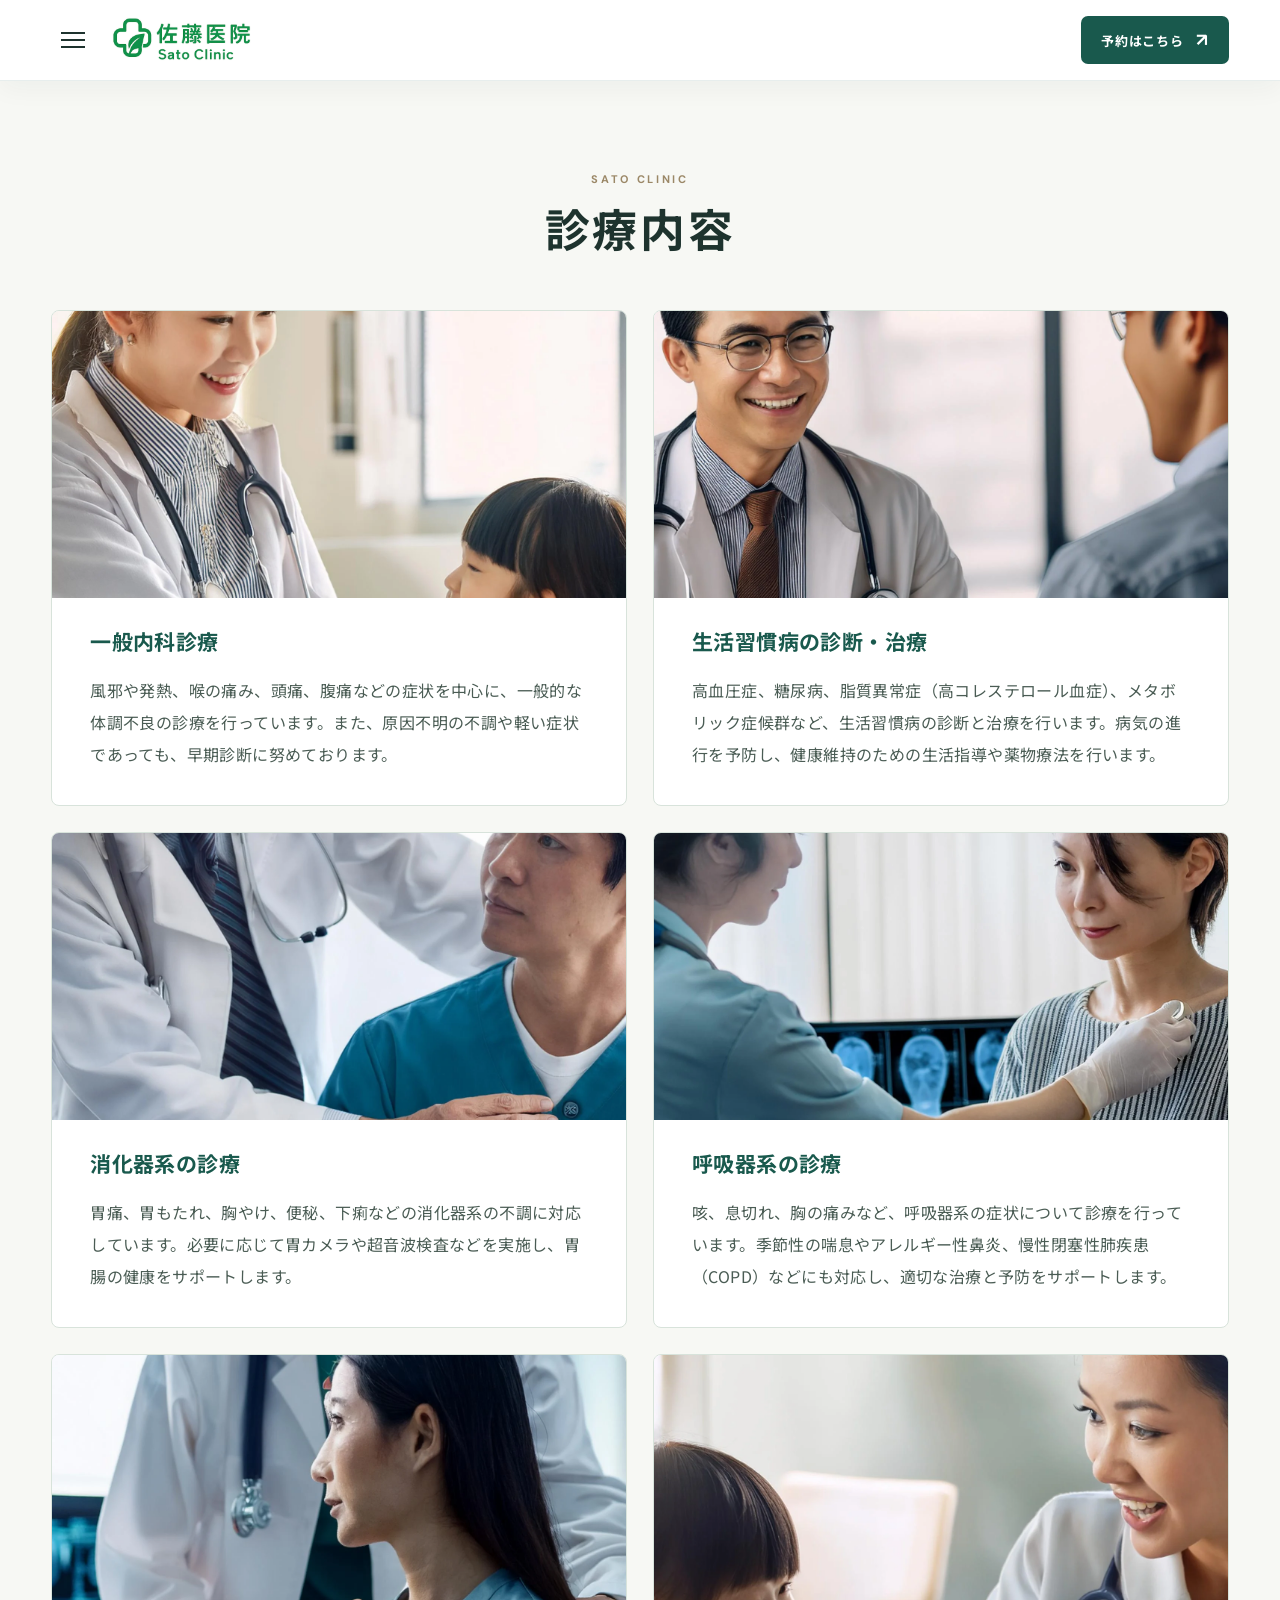
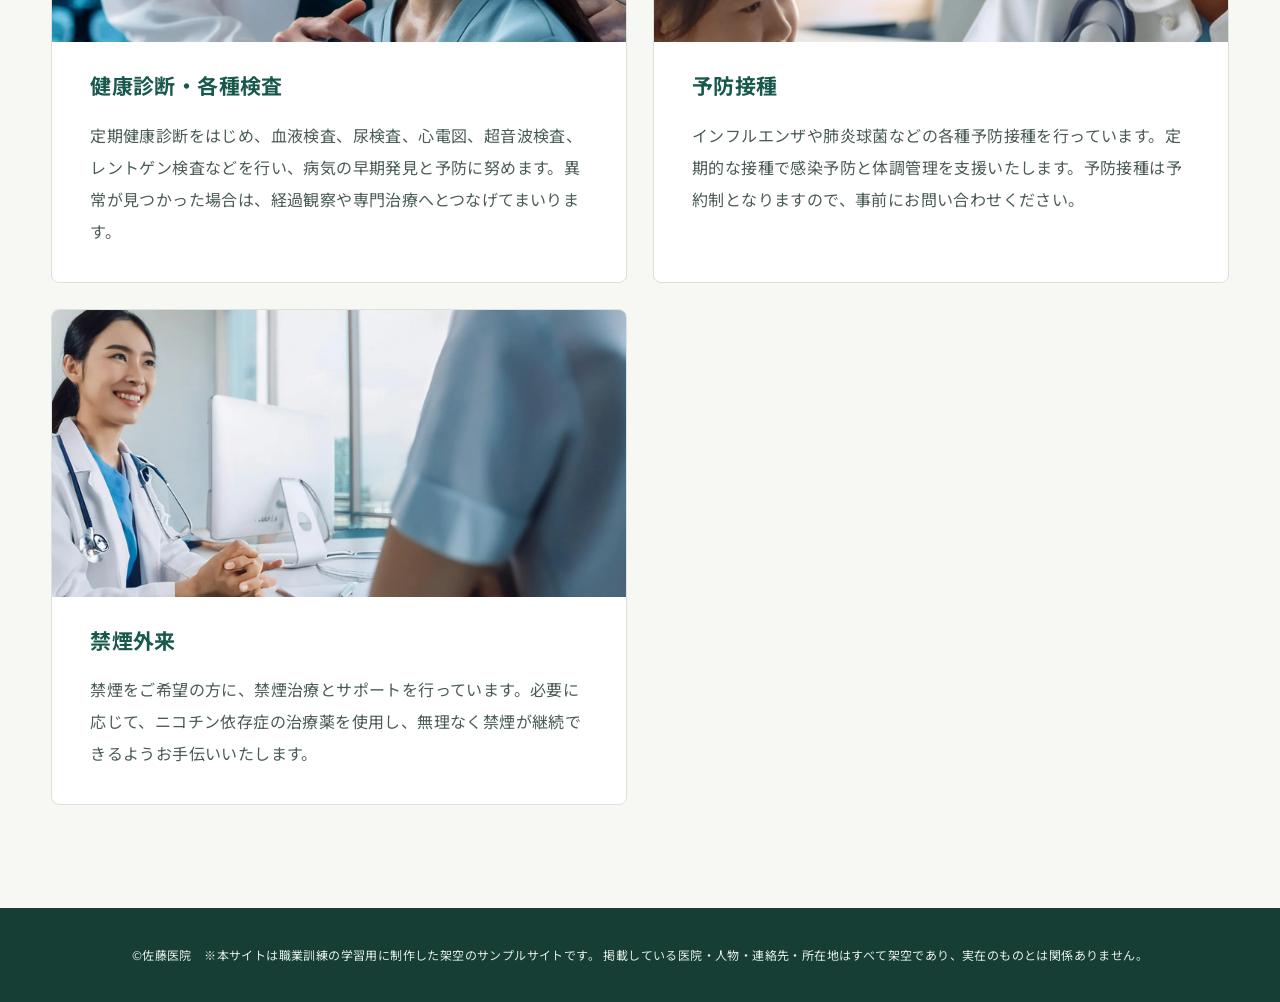
<file: medical.html>
<!doctype html>
<html lang="ja">

<head>
    <meta charset="UTF-8">
    <meta name="viewport" content="width=device-width, initial-scale=1.0">
    <meta name="robots" content="noindex, nofollow">
    <title>診療内容 | 佐藤医院</title>
    <link rel="stylesheet" href="./css/style.css">
    <link rel="stylesheet" href="./css/polish.css">
    <script src="./js/header.js" defer></script>
    <script src="./js/scroll-reveal.js" defer></script>
</head>

<body>
    <header class="site-header">
        <div class="site-header__inner"><button class="menu-toggle" type="button" aria-controls="site-navigation"
                aria-expanded="false" aria-label="メニューを開く"><span aria-hidden="true"></span><span
                    aria-hidden="true"></span><span aria-hidden="true"></span></button><a class="site-logo"
                href="./index.html"><img src="./assets/Logo/logo.png" alt="佐藤医院 Sato Clinic"></a>
            <nav id="site-navigation" class="site-nav" aria-label="メインナビゲーション"><a href="./index.html">トップページ</a><a
                    href="./news.html">お知らせ</a><a href="./medical.html">診療内容</a><a href="./about.html">当院について</a><a
                    href="./index.html#staff">スタッフ紹介</a><a href="./access.html">診療時間・所在地</a><a
                    href="./faq.html">よくあるご質問</a></nav><a class="reserve-link" href="./reservation.html">予約はこちら</a>
        </div>
    </header>
    <main class="medical-main">
        <h1 class="page-title">診療内容</h1>
        <div class="medical-list">
            <article class="medical-row"><img src="./assets/crops/medical-1.jpg" alt="一般内科診療">
                <div class="medical-copy">
                    <h2>一般内科診療</h2>
                    <p>風邪や発熱、喉の痛み、頭痛、腹痛などの症状を中心に、一般的な体調不良の診療を行っています。また、原因不明の不調や軽い症状であっても、早期診断に努めております。</p>
                </div>
            </article>
            <article class="medical-row"><img src="./assets/crops/medical-2.jpg" alt="生活習慣病の診断・治療">
                <div class="medical-copy">
                    <h2>生活習慣病の診断・治療</h2>
                    <p>高血圧症、糖尿病、脂質異常症（高コレステロール血症）、メタボリック症候群など、生活習慣病の診断と治療を行います。病気の進行を予防し、健康維持のための生活指導や薬物療法を行います。</p>
                </div>
            </article>
            <article class="medical-row"><img src="./assets/crops/medical-3.jpg" alt="消化器系の診療">
                <div class="medical-copy">
                    <h2>消化器系の診療</h2>
                    <p>胃痛、胃もたれ、胸やけ、便秘、下痢などの消化器系の不調に対応しています。必要に応じて胃カメラや超音波検査などを実施し、胃腸の健康をサポートします。</p>
                </div>
            </article>
            <article class="medical-row"><img src="./assets/crops/medical-4.jpg" alt="呼吸器系の診療">
                <div class="medical-copy">
                    <h2>呼吸器系の診療</h2>
                    <p>咳、息切れ、胸の痛みなど、呼吸器系の症状について診療を行っています。季節性の喘息やアレルギー性鼻炎、慢性閉塞性肺疾患（COPD）などにも対応し、適切な治療と予防をサポートします。</p>
                </div>
            </article>
            <article class="medical-row"><img src="./assets/crops/medical-5.jpg" alt="健康診断・各種検査">
                <div class="medical-copy">
                    <h2>健康診断・各種検査</h2>
                    <p>定期健康診断をはじめ、血液検査、尿検査、心電図、超音波検査、レントゲン検査などを行い、病気の早期発見と予防に努めます。異常が見つかった場合は、経過観察や専門治療へとつなげてまいります。</p>
                </div>
            </article>
            <article class="medical-row"><img src="./assets/crops/medical-6.jpg" alt="予防接種">
                <div class="medical-copy">
                    <h2>予防接種</h2>
                    <p>インフルエンザや肺炎球菌などの各種予防接種を行っています。定期的な接種で感染予防と体調管理を支援いたします。予防接種は予約制となりますので、事前にお問い合わせください。</p>
                </div>
            </article>
            <article class="medical-row"><img src="./assets/crops/medical-7.jpg" alt="禁煙外来">
                <div class="medical-copy">
                    <h2>禁煙外来</h2>
                    <p>禁煙をご希望の方に、禁煙治療とサポートを行っています。必要に応じて、ニコチン依存症の治療薬を使用し、無理なく禁煙が継続できるようお手伝いいたします。</p>
                </div>
            </article>
        </div>
    </main>
    <footer class="site-footer">©佐藤医院　※本サイトは職業訓練の学習用に制作した架空のサンプルサイトです。
        掲載している医院・人物・連絡先・所在地はすべて架空であり、実在のものとは関係ありません。</footer>
</body>

</html>
</file>
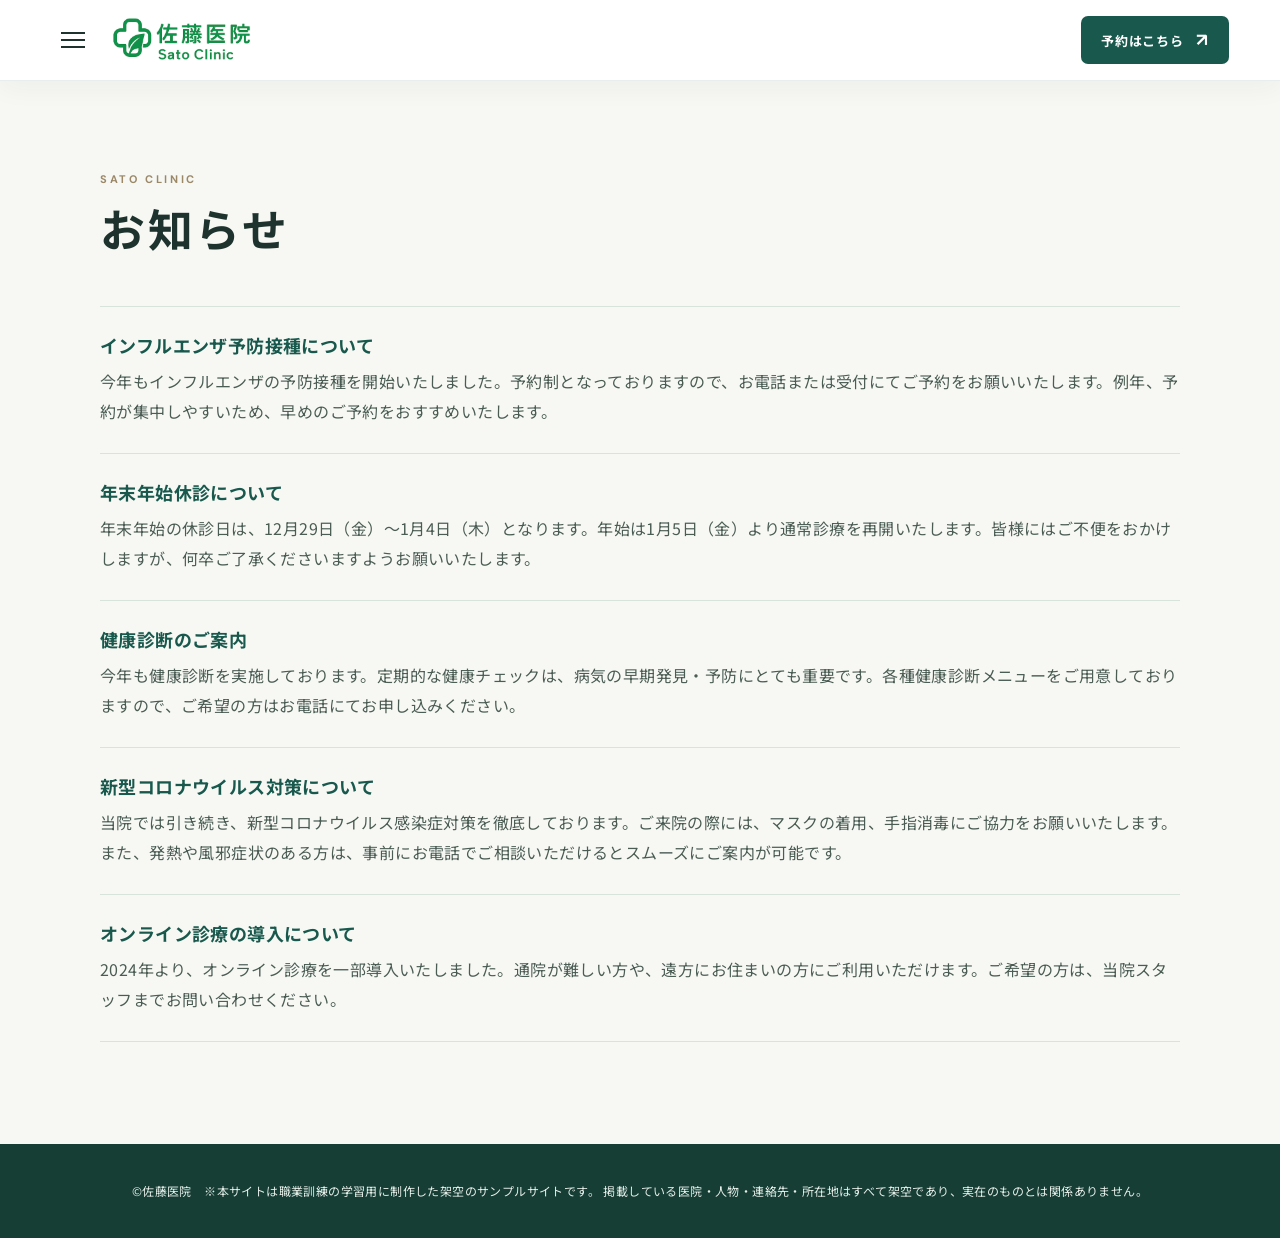
<file: news.html>
<!doctype html>
<html lang="ja">

<head>
    <meta charset="UTF-8">
    <meta name="viewport" content="width=device-width, initial-scale=1.0">
    <meta name="robots" content="noindex, nofollow">
    <title>お知らせ | 佐藤医院</title>
    <link rel="stylesheet" href="./css/style.css">
    <link rel="stylesheet" href="./css/polish.css">
    <script src="./js/header.js" defer></script>
    <script src="./js/scroll-reveal.js" defer></script>
</head>

<body class="full-page">
    <header class="site-header">
        <div class="site-header__inner"><button class="menu-toggle" type="button" aria-controls="site-navigation"
                aria-expanded="false" aria-label="メニューを開く"><span aria-hidden="true"></span><span
                    aria-hidden="true"></span><span aria-hidden="true"></span></button><a class="site-logo"
                href="./index.html"><img src="./assets/Logo/logo.png" alt="佐藤医院 Sato Clinic"></a>
            <nav id="site-navigation" class="site-nav" aria-label="メインナビゲーション"><a href="./index.html">トップページ</a><a
                    href="./news.html">お知らせ</a><a href="./medical.html">診療内容</a><a href="./about.html">当院について</a><a
                    href="./index.html#staff">スタッフ紹介</a><a href="./access.html">診療時間・所在地</a><a
                    href="./faq.html">よくあるご質問</a></nav><a class="reserve-link" href="./reservation.html">予約はこちら</a>
        </div>
    </header>
    <main class="news-main">
        <div class="news-wrap">
            <h1 class="page-title">お知らせ</h1>
            <div class="news-list">
                <article class="news-item">
                    <h2>インフルエンザ予防接種について</h2>
                    <p>今年もインフルエンザの予防接種を開始いたしました。予約制となっておりますので、お電話または受付にてご予約をお願いいたします。例年、予約が集中しやすいため、早めのご予約をおすすめいたします。
                    </p>
                </article>
                <article class="news-item">
                    <h2>年末年始休診について</h2>
                    <p>年末年始の休診日は、12月29日（金）〜1月4日（木）となります。年始は1月5日（金）より通常診療を再開いたします。皆様にはご不便をおかけしますが、何卒ご了承くださいますようお願いいたします。
                    </p>
                </article>
                <article class="news-item">
                    <h2>健康診断のご案内</h2>
                    <p>今年も健康診断を実施しております。定期的な健康チェックは、病気の早期発見・予防にとても重要です。各種健康診断メニューをご用意しておりますので、ご希望の方はお電話にてお申し込みください。</p>
                </article>
                <article class="news-item">
                    <h2>新型コロナウイルス対策について</h2>
                    <p>当院では引き続き、新型コロナウイルス感染症対策を徹底しております。ご来院の際には、マスクの着用、手指消毒にご協力をお願いいたします。また、発熱や風邪症状のある方は、事前にお電話でご相談いただけるとスムーズにご案内が可能です。
                    </p>
                </article>
                <article class="news-item">
                    <h2>オンライン診療の導入について</h2>
                    <p>2024年より、オンライン診療を一部導入いたしました。通院が難しい方や、遠方にお住まいの方にご利用いただけます。ご希望の方は、当院スタッフまでお問い合わせください。</p>
                </article>
            </div>
        </div>
    </main>
    <footer class="site-footer">©佐藤医院　※本サイトは職業訓練の学習用に制作した架空のサンプルサイトです。
        掲載している医院・人物・連絡先・所在地はすべて架空であり、実在のものとは関係ありません。</footer>
</body>

</html>
</file>
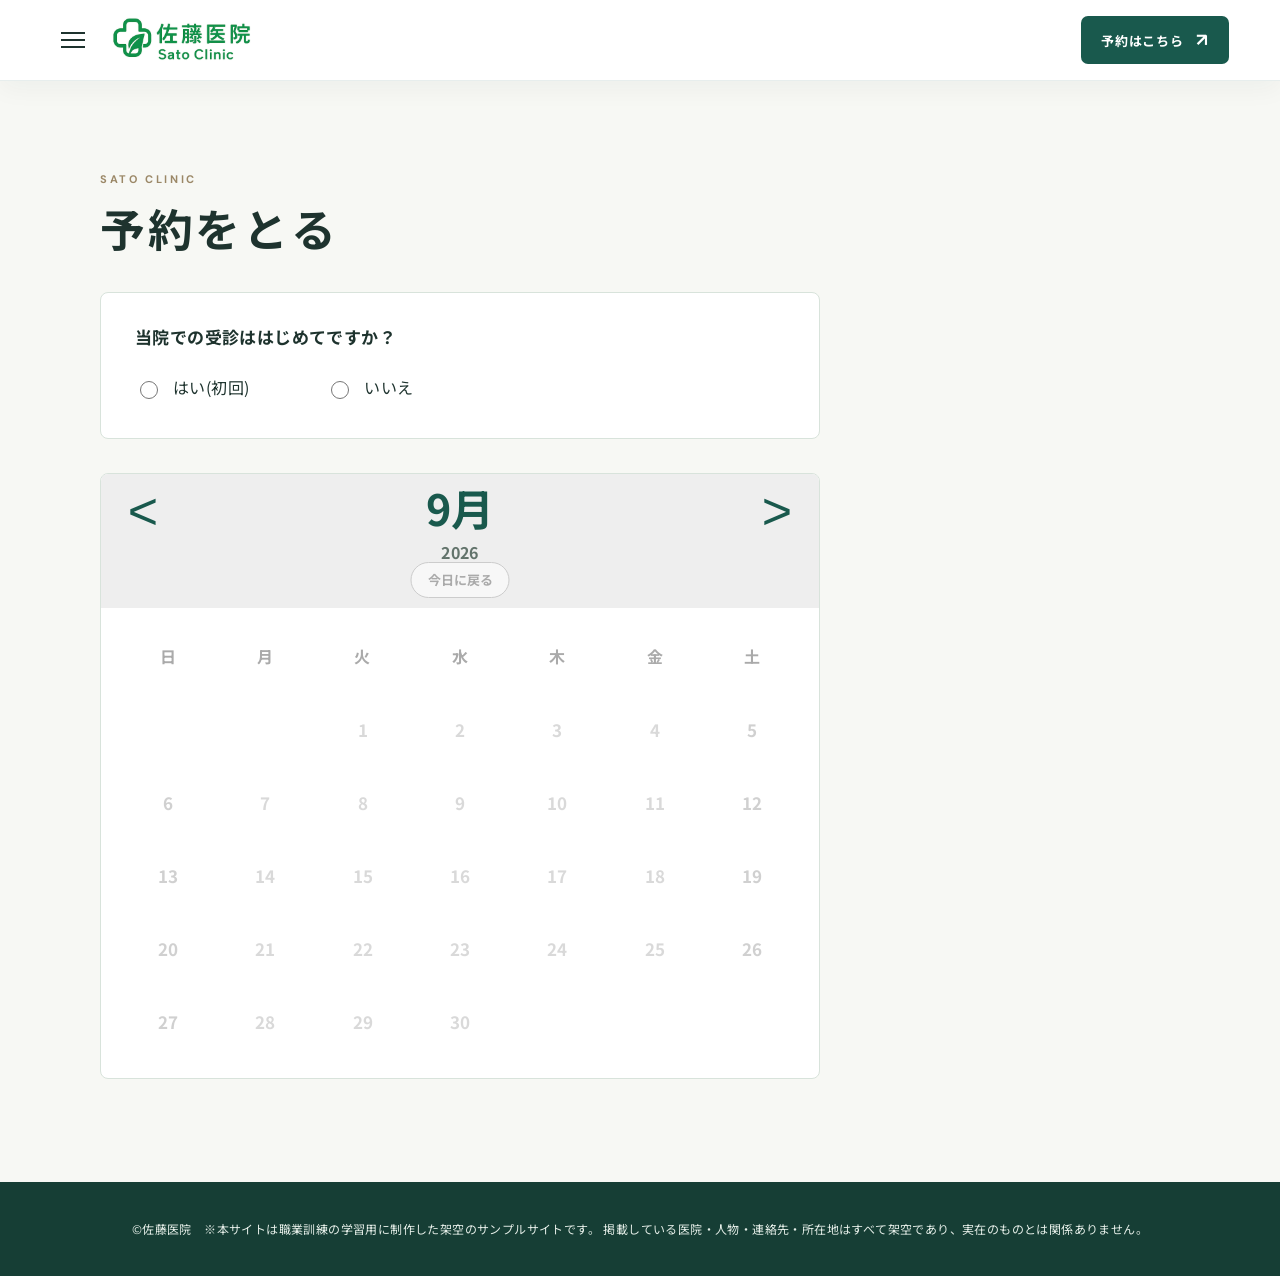
<file: reservation.html>
<!doctype html>
<html lang="ja">

<head>
    <meta charset="UTF-8">
    <meta name="viewport" content="width=device-width, initial-scale=1.0">
    <meta name="robots" content="noindex, nofollow">
    <title>予約をとる | 佐藤医院</title>
    <link rel="stylesheet" href="./css/style.css">
    <link rel="stylesheet" href="./css/polish.css">
    <script src="./js/header.js" defer></script>
    <script src="./js/scroll-reveal.js" defer></script>
    <script src="./js/calendar.js" defer></script>
</head>

<body class="full-page">
    <header class="site-header">
        <div class="site-header__inner"><button class="menu-toggle" type="button" aria-controls="site-navigation"
                aria-expanded="false" aria-label="メニューを開く"><span aria-hidden="true"></span><span
                    aria-hidden="true"></span><span aria-hidden="true"></span></button><a class="site-logo"
                href="./index.html"><img src="./assets/Logo/logo.png" alt="佐藤医院 Sato Clinic"></a>
            <nav id="site-navigation" class="site-nav" aria-label="メインナビゲーション"><a href="./index.html">トップページ</a><a
                    href="./news.html">お知らせ</a><a href="./medical.html">診療内容</a><a href="./about.html">当院について</a><a
                    href="./index.html#staff">スタッフ紹介</a><a href="./access.html">診療時間・所在地</a><a
                    href="./faq.html">よくあるご質問</a></nav><a class="reserve-link" href="./reservation.html">予約はこちら</a>
        </div>
    </header>
    <main class="reserve-main">
        <div class="reserve-wrap">
            <h1 class="page-title">予約をとる</h1>
            <section class="reserve-question">
                <h2>当院での受診ははじめてですか？</h2>
                <div class="reserve-choice"><label for="first-visit"><input id="first-visit" type="radio" name="visit-type" value="first">はい(初回)</label><label for="return-visit"><input id="return-visit" type="radio" name="visit-type" value="return">いいえ</label></div>
            </section>
            <section class="calendar" data-month="2026-09" aria-label="2026年9月のカレンダー">
                <div class="calendar-head">
                    <div class="calendar-period" aria-live="polite" aria-atomic="true">
                        <div class="calendar-month">9月</div>
                        <div class="calendar-year">2026</div>
                    </div><button class="calendar-prev" type="button" aria-label="前の月を表示">&lt;</button><button
                        class="calendar-next" type="button" aria-label="次の月を表示">&gt;</button><button
                        class="calendar-today" type="button">今日に戻る</button>
                </div>
                <div class="calendar-grid">
                    <div class="dow sun">日</div>
                    <div class="dow">月</div>
                    <div class="dow">火</div>
                    <div class="dow">水</div>
                    <div class="dow">木</div>
                    <div class="dow">金</div>
                    <div class="dow sat">土</div>
                    <div></div>
                    <div></div>
                    <div>1</div>
                    <div>2</div>
                    <div>3</div>
                    <div>4</div>
                    <div>5</div>
                    <div>6</div>
                    <div>7</div>
                    <div>8</div>
                    <div>9</div>
                    <div>10</div>
                    <div>11</div>
                    <div>12</div>
                    <div>13</div>
                    <div>14</div>
                    <div>15</div>
                    <div>16</div>
                    <div>17</div>
                    <div>18</div>
                    <div>19</div>
                    <div>20</div>
                    <div>21</div>
                    <div>22</div>
                    <div>23</div>
                    <div>24</div>
                    <div>25</div>
                    <div>26</div>
                    <div>27</div>
                    <div>28</div>
                    <div>29</div>
                    <div>30</div>
                </div>
            </section>
        </div>
    </main>
    <footer class="site-footer">©佐藤医院　※本サイトは職業訓練の学習用に制作した架空のサンプルサイトです。
        掲載している医院・人物・連絡先・所在地はすべて架空であり、実在のものとは関係ありません。</footer>
</body>

</html>
</file>
<file: css/style.css>
:root {
  --blue: #12b8f3;
  --gray: #c3c1c1;
  --text: #0b0b0b;
  --gutter: clamp(16px, 4vw, 70px);
  --section-space: clamp(48px, 7vw, 100px);
}

* {
  box-sizing: border-box
}

html,
body {
  margin: 0;
  padding: 0
}

html {
  background: #fff;
  scroll-padding-top: calc(var(--header-height, 66px) + 16px)
}

body {
  min-height: 100vh;
  display: flex;
  flex-direction: column;
  overflow-wrap: anywhere;
  color: var(--text);
  background: #fff;
  font-family: 'M PLUS Rounded 1c', 'Rounded Mplus 1c', 'Hiragino Kaku Gothic ProN', 'Yu Gothic', sans-serif;
  font-weight: 400;
  line-height: 1.8;
}

a {
  color: inherit;
  text-decoration: none
}

img {
  display: block;
  max-width: 100%;
  height: auto
}

main {
  flex: 1;
  min-width: 0
}

a:focus-visible,
input:focus-visible,
button:focus-visible {
  outline: 3px solid #08779f;
  outline-offset: 4px
}

/* ---------- common header / footer ---------- */
.site-header {
  position: sticky;
  top: 0;
  z-index: 100;
  background: #fff;
  box-shadow: 0 1px 4px rgb(0 0 0 / 8%)
}

.site-header__inner {
  width: calc(100% - var(--gutter)*2);
  max-width: 1300px;
  min-height: 64px;
  margin: 0 auto;
  display: flex;
  align-items: center;
  gap: clamp(16px, 2vw, 34px);
  padding: 8px 0;
}

.site-logo {
  width: min(100%, 160px);
  height: 48px;
  flex: 0 0 160px;
  display: flex;
  align-items: center
}

.site-logo img {
  width: min(100%, 160px);
  height: auto
}

.site-nav {
  margin-left: auto;
  display: flex;
  align-items: center;
  justify-content: center;
  flex-wrap: wrap;
  gap: 8px clamp(12px, 2vw, 34px);
  white-space: nowrap;
  font-size: 15px;
  line-height: 1;
  font-weight: 700;
}

.site-nav a {
  display: flex;
  align-items: center;
  min-height: 44px
}

.reserve-link {
  width: min(100%, 120px);
  min-height: 50px;
  flex-shrink: 0;
  border-radius: 13px;
  background: var(--blue);
  color: #fff;
  display: flex;
  align-items: center;
  justify-content: center;
  white-space: nowrap;
  font-size: 15px;
  line-height: 1;
  font-weight: 700;
}

.site-nav a,
.reserve-link,
.blue-button {
  transition: opacity .2s ease;
}

@media (hover:hover) {

  .site-nav a:hover,
  .reserve-link:hover,
  .blue-button:hover {
    opacity: .65;
  }
}

@media (prefers-reduced-motion:reduce) {

  .site-nav a,
  .reserve-link,
  .blue-button {
    transition: none;
  }
}

.site-footer {
  min-height: 50px;
  padding: 16px;
  background: var(--blue);
  color: #fff;
  display: flex;
  align-items: center;
  justify-content: center;
  font-size: 14px;
  line-height: 1;
}

.page-title {
  margin: 0;
  color: var(--blue);
  font-size: clamp(26px, 3vw, 34px);
  line-height: 1.4;
  font-weight: 700
}

.blue-button {
  min-width: min(100%, 116px);
  min-height: 44px;
  padding: 10px 22px;
  border-radius: 999px;
  background: var(--blue);
  color: #fff;
  display: inline-flex;
  align-items: center;
  justify-content: center;
  font-size: 13px;
  line-height: 1;
  font-weight: 700;
}

/* ---------- shared timetable ---------- */
.hours {
  width: 100%;
  max-width: 956px;
  margin: 0 auto
}

.hours-table {
  width: 100%;
  border-collapse: collapse;
  table-layout: fixed;
  font-weight: 700
}

.hours-table th,
.hours-table td {
  border: 1.5px solid #111;
  text-align: center;
  vertical-align: middle;
  padding: 0
}

.hours-table thead th {
  height: 102px;
  background: var(--gray);
  font-size: 18px
}

.hours-table thead th:first-child {
  width: 42%;
  color: var(--blue);
  font-size: 27px
}

.hours-table tbody th {
  height: 102px;
  font-size: 17px
}

.hours-table tbody td {
  height: 102px;
  font-size: 19px
}

.hours-note {
  margin: 20px 0 0;
  font-size: 14px;
  line-height: 1.62;
  font-weight: 700
}

/* =========================================================
   HOME
   ========================================================= */
.home-hero {
  height: clamp(320px, 57.22vw, 824px);
  position: relative;
  overflow: hidden
}

.home-hero img {
  width: 100%;
  height: 100%;
  object-fit: cover;
  object-position: center center
}

.home-hero h1 {
  position: absolute;
  left: var(--gutter);
  right: var(--gutter);
  top: 17%;
  margin: 0;
  color: #fff;
  font-size: clamp(28px, 3.5vw, 50px);
  line-height: 1.4;
  font-weight: 700;
  -webkit-text-stroke: 1px #222;
  text-shadow: 0 1px 2px rgba(0, 0, 0, .18);
}

.home-hours-block {
  padding: var(--section-space) var(--gutter)
}

.facility-strip {
  display: grid;
  grid-template-columns: repeat(3, minmax(0, 1fr));
  gap: clamp(4px, .6vw, 8px)
}

.facility-strip img {
  width: 100%;
  height: auto;
  aspect-ratio: 1.75;
  object-fit: cover;
  object-position: center center
}

.home-news {
  height: auto;
  position: relative
}

.home-news__inner {
  width: min(100%, 1070px);
  margin: 0 auto;
  display: grid;
  grid-template-columns: minmax(0, 373fr) minmax(0, 629fr);
  column-gap: clamp(24px, 5vw, 68px);
  align-items: start;
  padding-top: 129px;
}

.home-news__inner>img {
  width: min(100%, 373px);
  height: 473px;
  object-fit: cover
}

.home-news-copy {
  padding-top: 8px;
  position: relative;
  min-height: 473px
}

.home-news h2 {
  margin: 0 0 28px;
  color: var(--blue);
  font-size: 30px;
  line-height: 1.2;
  font-weight: 700
}

.home-news-list {
  list-style: none;
  margin: 0;
  padding: 0;
  width: min(100%, 630px)
}

.home-news-list li {
  min-height: 64px;
  padding: 0;
  border-bottom: 1px solid #111;
  display: flex;
  align-items: center;
  font-size: 15px;
  font-weight: 700
}

.home-news-list a {
  width: 100%;
  min-height: 64px;
  padding: 16px 0;
  display: flex;
  align-items: center
}

.home-news-list a {
  transition: opacity .2s ease
}

@media (hover:hover) {
  .home-news-list a:hover {
    opacity: .65
  }
}

@media (prefers-reduced-motion:reduce) {
  .home-news-list a {
    transition: none
  }
}

.home-news__button {
  position: static;
  text-align: right;
  margin: 24px 0 0
}

.home-director {
  height: auto;
  background: var(--gray)
}

.home-director__inner {
  width: min(100%, 1240px);
  margin: 0 auto;
  display: grid;
  grid-template-columns: minmax(0, 445fr) minmax(0, 713fr);
  column-gap: clamp(24px, 6vw, 82px);
  align-items: start;
  padding-top: 101px;
}

.home-director img {
  width: min(100%, 445px);
  height: 474px;
  object-fit: cover
}

.home-director-copy {
  padding-top: 12px
}

.home-director h2 {
  margin: 0 0 42px;
  color: var(--blue);
  font-size: 30px;
  line-height: 1.2;
  font-weight: 700
}

.home-director p {
  margin: 0 0 24px;
  font-size: 14px;
  line-height: 1.72
}

.home-director .director-sign {
  text-align: right;
  font-weight: 700;
  margin-top: 24px
}

.home-medical {
  height: auto;
  padding-top: 96px;
  position: relative
}

.home-medical__inner {
  width: min(100%, 1140px);
  margin: 0 auto
}

.home-medical .section-title {
  margin: 0 0 83px;
  text-align: center;
  color: var(--blue);
  font-size: 30px;
  line-height: 1.2
}

.home-medical-row {
  width: min(100%, 1078px);
  margin: 0 auto 50px;
  display: grid;
  grid-template-columns: minmax(0, 400px) minmax(0, 486px);
  column-gap: clamp(24px, 8vw, 140px);
  align-items: center;
  justify-content: center;
}

.home-medical-row:nth-of-type(even) {
  grid-template-columns: minmax(0, 486px) minmax(0, 400px)
}

.home-medical-row:nth-of-type(even) img {
  grid-column: 2
}

.home-medical-row:nth-of-type(even) .home-medical-copy {
  grid-column: 1;
  grid-row: 1;
  justify-self: end
}

.home-medical-row img {
  width: min(100%, 400px);
  height: 400px;
  object-fit: cover
}

.home-medical-copy {
  width: min(100%, 486px);
  justify-self: start
}

.home-medical-copy h3 {
  margin: 0 0 18px;
  text-align: center;
  font-size: 18px;
  line-height: 1.4;
  font-weight: 700
}

.home-medical-copy p {
  margin: 0;
  font-size: 14px;
  line-height: 2
}

.home-medical__button {
  text-align: right;
  margin: 32px 0 0
}

.home-about {
  height: auto;
  background: var(--gray)
}

.home-about__inner {
  width: min(100%, 1140px);
  margin: 0 auto;
  display: grid;
  grid-template-columns: minmax(0, 400fr) minmax(0, 660fr);
  column-gap: clamp(24px, 6vw, 80px);
  align-items: start;
  padding-top: 101px;
}

.home-about img {
  width: min(100%, 400px);
  height: 400px;
  object-fit: cover
}

.home-about-copy {
  padding-top: 10px;
  position: relative;
  min-height: 400px
}

.home-about h2 {
  margin: 0 0 56px;
  color: var(--blue);
  font-size: 30px;
  line-height: 1.2;
  font-weight: 700
}

.home-about p {
  margin: 0;
  font-size: 14px;
  line-height: 2.15
}

.home-about__button {
  position: static;
  text-align: right;
  margin: 24px 0 0
}

.home-staff {
  height: auto;
  padding-top: 97px
}

.home-staff__inner {
  width: min(100%, 1140px);
  margin: 0 auto
}

.home-staff .section-title {
  margin: 0;
  text-align: center;
  color: var(--blue);
  font-size: 30px;
  line-height: 1.2
}

.staff-lead {
  width: min(100%, 720px);
  margin: 42px auto 71px;
  text-align: center;
  font-size: 14px;
  line-height: 2
}

.staff-row {
  width: min(100%, 1078px);
  margin: 0 auto 50px;
  display: grid;
  grid-template-columns: minmax(0, 400px) minmax(0, 486px);
  column-gap: clamp(24px, 8vw, 140px);
  align-items: center;
  justify-content: center;
}

.staff-row:nth-of-type(even) {
  grid-template-columns: minmax(0, 486px) minmax(0, 400px)
}

.staff-row:nth-of-type(even) img {
  grid-column: 2
}

.staff-row:nth-of-type(even) .staff-copy {
  grid-column: 1;
  grid-row: 1;
  justify-self: end
}

.staff-row img {
  width: min(100%, 400px);
  height: 400px;
  object-fit: cover
}

.staff-copy {
  width: min(100%, 486px);
  justify-self: start
}

.staff-copy h3 {
  margin: 0 0 18px;
  text-align: center;
  font-size: 18px;
  line-height: 1.4;
  font-weight: 700
}

.staff-copy ul {
  margin: 0;
  padding-left: 1.3em;
  font-size: 14px;
  line-height: 1.8
}

.staff-copy li {
  margin: 4px 0
}

.home-access {
  height: auto;
  padding-top: 89px
}

.home-access__inner {
  width: min(100%, 1140px);
  margin: 0 auto
}

.home-access .section-title {
  margin: 0 0 68px;
  text-align: center;
  color: var(--blue);
  font-size: 30px;
  line-height: 1.2
}

.home-access-top {
  display: grid;
  grid-template-columns: minmax(0, 462fr) minmax(0, 606fr);
  column-gap: clamp(24px, 5vw, 72px);
  align-items: start
}

.home-access-top img {
  width: min(100%, 462px);
  height: 390px;
  object-fit: cover
}

.home-access-copy {
  padding-top: 20px;
  font-size: 14px;
  line-height: 1.75;
  position: relative;
  min-height: 390px
}

.home-access-copy h3 {
  margin: 0 0 8px;
  font-size: 16px;
  line-height: 1.5
}

.home-access-copy ul {
  margin: 0 0 10px;
  padding-left: 1.3em
}

.home-access-copy p {
  margin: 0 0 24px
}

.home-access-button {
  position: static;
  text-align: right;
  margin: 24px 0 0
}

.home-access .hours {
  margin-top: 92px
}

.home-departments {
  text-align: center;
  margin-top: 83px
}

.home-departments h2 {
  margin: 0 0 44px;
  color: var(--blue);
  font-size: 30px;
  line-height: 1.2
}

.home-departments p {
  margin: 27px 0;
  font-size: 15px;
  line-height: 1.4;
  font-weight: 700
}

.home-departments .help {
  margin-top: 46px;
  font-size: 14px;
  font-weight: 400
}

/* =========================================================
   MEDICAL
   ========================================================= */
.medical-main {
  height: auto;
  padding-top: 63px
}

.medical-main>.page-title {
  text-align: center;
  height: 41px
}

.medical-list {
  width: min(100%, 1080px);
  margin: 60px auto 0
}

.medical-row {
  width: min(100%, 1080px);
  margin: 0 auto 50px;
  display: grid;
  grid-template-columns: minmax(0, 400px) minmax(0, 500px);
  column-gap: clamp(24px, 8vw, 140px);
  align-items: center;
  justify-content: center;
}

.medical-row:nth-child(even) {
  grid-template-columns: minmax(0, 500px) minmax(0, 400px)
}

.medical-row:nth-child(even) img {
  grid-column: 2
}

.medical-row:nth-child(even) .medical-copy {
  grid-column: 1;
  grid-row: 1
}

.medical-row img {
  width: min(100%, 400px);
  height: 400px;
  object-fit: cover
}

.medical-copy {
  width: min(100%, 500px)
}

.medical-row:nth-child(even) .medical-copy {
  justify-self: start
}

.medical-copy h2 {
  margin: 0 0 18px;
  text-align: center;
  font-size: 18px;
  line-height: 1.45;
  font-weight: 700
}

.medical-copy p {
  margin: 0;
  font-size: 14px;
  line-height: 2.05
}

/* =========================================================
   ABOUT
   ========================================================= */
.about-main {
  height: auto;
  padding-top: 130px
}

.about-list {
  width: min(100%, 1140px);
  margin: 0 auto
}

.about-row {
  margin: 0 0 var(--section-space);
  display: grid;
  grid-template-columns: minmax(0, 400fr) minmax(0, 660fr);
  column-gap: clamp(24px, 6vw, 80px);
  align-items: start;
}

.about-row:last-child {
  margin-bottom: 0
}

.about-row img {
  width: min(100%, 400px);
  height: 400px;
  object-fit: cover
}

.about-copy {
  padding-top: 12px
}

.about-copy h2 {
  margin: 0 0 45px;
  color: var(--blue);
  font-size: 30px;
  line-height: 1.2;
  font-weight: 700
}

.about-copy p,
.about-copy li {
  font-size: 14px;
  line-height: 2;
  margin-top: 0
}

.about-copy p {
  margin-bottom: 0
}

.about-copy ul {
  margin: 8px 0 0;
  padding-left: 1.45em
}

.about-values p+p {
  margin-top: 0
}

/* =========================================================
   FAQ
   ========================================================= */
.faq-main {
  height: auto;
  width: min(100%, 1168px);
  margin: 0 auto;
  padding-top: 63px
}

.faq-main>.page-title {
  height: 41px;
  margin-bottom: 39px
}

.faq-section {
  width: min(100%, 910px);
  margin: 0
}

.faq-section h2 {
  width: min(100%, 630px);
  margin: 0 0 18px;
  padding: 0 0 4px;
  border-bottom: 1px solid #111;
  font-size: 17px;
  line-height: 1.35;
  font-weight: 700;
}

.faq-item {
  margin: 0 0 28px
}

.faq-item h3 {
  margin: 0 0 12px;
  font-size: 17px;
  line-height: 1.5;
  font-weight: 700
}

.faq-item p {
  margin: 0;
  font-size: 16px;
  line-height: 1.9
}

.faq-closing {
  margin: 28px 0 0;
  font-size: 16px;
  line-height: 1.9
}

/* =========================================================
   NEWS / RESERVATION / ACCESS
   ========================================================= */
.news-main {
  height: auto;
  padding-top: 58px
}

.news-wrap {
  width: min(100%, 1160px);
  margin: 0 auto
}

.news-list {
  width: min(100%, 930px);
  margin-top: 40px
}

.news-item {
  margin-bottom: 31px
}

.news-item h2 {
  width: min(100%, 650px);
  margin: 0;
  border-bottom: 1px solid #111;
  padding-bottom: 3px;
  font-size: 16px;
  line-height: 1.4
}

.news-item p {
  margin: 8px 0 0;
  font-size: 14px;
  line-height: 1.75
}

.reserve-main {
  height: auto;
  padding-top: 58px
}

.reserve-wrap {
  width: min(100%, 1160px);
  margin: 0 auto
}

.reserve-question {
  width: min(100%, 650px);
  margin-top: 38px
}

.reserve-question h2 {
  margin: 0;
  border-bottom: 1px solid #111;
  padding-bottom: 3px;
  font-size: 16px
}

.reserve-choice {
  display: flex;
  flex-wrap: wrap;
  gap: 16px clamp(24px, 6vw, 80px);
  padding: 24px 0 0;
  font-size: 16px
}

.reserve-choice label {
  display: flex;
  align-items: center;
  gap: 12px;
  min-height: 44px
}

.reserve-choice input {
  width: 18px;
  height: 18px;
  flex-shrink: 0;
  accent-color: var(--blue)
}

.calendar {
  width: min(100%, 650px);
  margin: 32px auto 0;
  transition: opacity .2s ease
}

.calendar.is-disabled {
  pointer-events: none;
  user-select: none
}

.calendar.is-disabled .calendar-head {
  background: #eeeeee;
  color: #aaa;
}

.calendar.is-disabled .calendar-grid,
.calendar.is-disabled .calendar-day {
  color: #aaa;
}

.calendar.is-disabled .calendar-grid .sun,
.calendar.is-disabled .calendar-grid .sat {
  color: #aaa;
}

.calendar.is-disabled .calendar-day[aria-pressed="true"] {
  background: transparent;
  color: #aaa;
  box-shadow: none;
}

.calendar.is-disabled .calendar-today {
  border-color: #ccc;
  background: #f7f7f7;
  color: #aaa
}

.calendar-head {
  height: 140px;
  background: var(--gray);
  position: relative;
  display: flex;
  align-items: center;
  justify-content: center;
  flex-direction: column
}

.calendar-month {
  font-size: 50px;
  font-weight: 700;
  line-height: 1
}

.calendar-year {
  font-size: 16px;
  font-weight: 700;
  margin-top: 9px
}

.calendar-period {
  text-align: center;
  transform: translateY(-14px)
}

.calendar-prev,
.calendar-next {
  position: absolute;
  top: 11px;
  min-width: 44px;
  min-height: 44px;
  padding: 0 4px;
  border: 0;
  border-radius: 8px;
  background: transparent;
  color: inherit;
  cursor: pointer;
  font-size: 69px;
  font-family: Arial, sans-serif;
  font-weight: 300;
  line-height: 1
}

.calendar-prev {
  left: 20px
}

.calendar-next {
  right: 20px
}

.calendar-today {
  position: absolute;
  left: 50%;
  bottom: 10px;
  min-height: 32px;
  border: 1px solid var(--blue);
  border-radius: 999px;
  padding: 5px 16px;
  background: var(--blue);
  color: #fff;
  cursor: pointer;
  font: inherit;
  font-size: 13px;
  font-weight: 700;
  transform: translateX(-50%);
  transition: opacity .2s ease, background-color .2s ease
}

.calendar-prev:hover,
.calendar-next:hover {
  background: rgb(255 255 255 / 35%)
}

.calendar-grid {
  display: grid;
  grid-template-columns: repeat(7, minmax(0, 1fr));
  grid-auto-rows: clamp(48px, 8vw, 73px);
  align-items: center;
  text-align: center;
  font-size: 20px;
  font-weight: 700;
  padding-top: 12px
}

.calendar-grid .dow {
  font-size: 20px
}

.calendar-grid .sun {
  color: #f00
}

.calendar-grid .sat {
  color: #0000ff
}

.calendar-day {
  justify-self: center;
  width: calc(100% - 4px);
  max-width: 56px;
  height: clamp(44px, 6vw, 56px);
  border: 0;
  border-radius: 12px;
  padding: 0;
  background: transparent;
  color: inherit;
  font: inherit;
  cursor: pointer;
  touch-action: manipulation;
  transition: transform .2s ease, background-color .2s ease, box-shadow .2s ease;
}

@media (hover:hover) {
  .calendar-day:not(:disabled):hover {
    background: #e2f7ff;
    transform: translateY(-3px);
    box-shadow: 0 4px 10px rgb(18 184 243 / 20%)
  }
}

.calendar-day:focus-visible {
  background: #e2f7ff;
  transform: translateY(-3px)
}

.calendar-grid .calendar-day[aria-pressed="true"] {
  background: #08779f;
  color: #fff;
  box-shadow: 0 3px 8px rgb(8 119 159 / 25%)
}

.calendar-day:active {
  transform: scale(.92)
}

.calendar-day.is-clicked {
  animation: calendar-day-pop .3s ease-out
}

.calendar-grid .calendar-day.is-past {
  color: #bbb;
  cursor: not-allowed;
  opacity: .55
}

@media (hover:hover) {
  .calendar-today:hover {
    background: var(--blue);
    opacity: .7
  }
}

@keyframes calendar-day-pop {
  0% {
    transform: scale(.9)
  }

  60% {
    transform: scale(1.08)
  }

  100% {
    transform: scale(1)
  }
}

@media (prefers-reduced-motion:reduce) {

  .calendar-day,
  .calendar-day:hover,
  .calendar-day:focus-visible,
  .calendar-day:active,
  .calendar-day.is-clicked {
    transform: none;
    transition: none;
    animation: none
  }
}

body.has-booking-dialog {
  overflow: hidden
}

.booking-dialog-backdrop {
  position: fixed;
  inset: 0;
  z-index: 1000;
  display: grid;
  place-items: center;
  padding: clamp(16px, 4vw, 48px);
  background: rgb(11 11 11 / 55%);
  overflow-y: auto;
  overscroll-behavior: contain
}

.booking-dialog {
  position: relative;
  width: min(100%, 820px);
  max-height: calc(100vh - 32px);
  max-height: calc(100dvh - 32px);
  overflow-y: auto;
  border-radius: 18px;
  background: #fff;
  box-shadow: 0 18px 50px rgb(0 0 0 / 24%);
  padding: clamp(28px, 5vw, 48px)
}

.booking-dialog-close {
  position: absolute;
  top: 12px;
  right: 14px;
  z-index: 1;
  display: grid;
  place-items: center;
  width: 44px;
  height: 44px;
  border: 0;
  border-radius: 50%;
  background: transparent;
  color: var(--text);
  cursor: pointer;
  font: 300 34px/1 Arial, sans-serif;
  transition: background-color .2s ease, opacity .2s ease
}

.booking-dialog-heading {
  padding: 0 42px;
  text-align: center
}

.booking-dialog-heading p {
  margin: 0 0 5px;
  color: var(--blue);
  font-size: 16px;
  font-weight: 700
}

.booking-dialog-heading h2,
.booking-dialog--complete h2 {
  margin: 0;
  color: var(--blue);
  font-size: clamp(22px, 3vw, 30px);
  line-height: 1.4
}

.booking-form {
  margin-top: 30px
}

.booking-schedule {
  margin: 0;
  border: 0;
  padding: 0
}

.booking-schedule legend {
  width: 100%;
  margin: 0 0 14px;
  padding: 0 0 6px;
  border-bottom: 1px solid #111;
  font-size: 16px;
  font-weight: 700
}

.booking-legend {
  display: flex;
  flex-wrap: wrap;
  justify-content: center;
  gap: 8px clamp(16px, 4vw, 36px);
  margin-bottom: 18px;
  font-size: 16px;
  font-weight: 700
}

.booking-time-grid {
  display: grid;
  grid-template-columns: repeat(4, minmax(0, 1fr));
  gap: 9px
}

.booking-time-button {
  min-height: 48px;
  display: flex;
  align-items: center;
  justify-content: space-between;
  gap: 8px;
  border: 1px solid transparent;
  border-radius: 10px;
  padding: 8px 12px;
  font: inherit;
  font-size: 16px;
  font-weight: 700
}

.booking-time-button strong {
  font-size: 18px;
  line-height: 1
}

.booking-time-button.is-available {
  border-color: var(--blue);
  background: #fff;
  color: #08779f;
  cursor: pointer;
  transition: background-color .2s ease, color .2s ease, transform .2s ease
}

.booking-time-button.is-unavailable,
.booking-time-button.is-closed {
  opacity: 1;
  cursor: not-allowed
}

.booking-time-button.is-unavailable {
  background: #dedede;
  color: #555
}

.booking-time-button.is-closed {
  background: #f1f1f1;
  color: #999
}

.booking-time-button.is-available.is-selected {
  border-color: #08779f;
  background: #08779f;
  color: #fff;
  box-shadow: 0 3px 8px rgb(8 119 159 / 25%)
}

.booking-time-selection {
  min-height: 28px;
  margin: 16px 0 0;
  text-align: center;
  color: #08779f;
  font-size: 16px;
  font-weight: 700
}

.booking-form-error {
  min-height: 24px;
  margin: 2px 0 0;
  text-align: center;
  color: #c62828;
  font-size: 16px;
  font-weight: 700
}

.booking-fields {
  display: grid;
  grid-template-columns: repeat(2, minmax(0, 1fr));
  gap: 18px 24px;
  margin-top: 26px;
  padding-top: 26px;
  border-top: 1px solid #c3c1c1
}

.booking-fields label {
  display: grid;
  gap: 7px;
  font-size: 16px;
  font-weight: 700
}

.booking-fields em {
  margin-left: 5px;
  color: #08779f;
  font-size: 11px;
  font-style: normal
}

.booking-fields input,
.booking-fields select {
  width: 100%;
  min-height: 46px;
  border: 1px solid #999;
  border-radius: 9px;
  padding: 8px 12px;
  background: #fff;
  color: var(--text);
  font: inherit
}

.booking-fields input:focus,
.booking-fields select:focus {
  border-color: #08779f;
  outline: 2px solid rgb(18 184 243 / 25%);
  outline-offset: 1px
}

.booking-submit-wrap {
  margin: 30px 0 0;
  text-align: center
}

.booking-submit {
  min-width: 150px;
  border: 0;
  cursor: pointer;
  font-family: inherit
}

.booking-dialog--complete {
  width: min(100%, 520px);
  padding-top: 64px;
  padding-bottom: 64px;
  text-align: center
}

.booking-dialog--complete p {
  margin: 16px 0 0;
  font-size: 16px
}

@media (hover:hover) {
  .booking-dialog-close:hover {
    background: #eee;
    opacity: .7
  }

  .booking-time-button.is-available:hover {
    background: #e2f7ff;
    transform: translateY(-2px)
  }

  .booking-time-button.is-available.is-selected:hover {
    background: #08779f
  }
}

@media (max-width:600px) {
  .booking-dialog-backdrop {
    padding: 10px
  }

  .booking-dialog {
    max-height: calc(100vh - 20px);
    max-height: calc(100dvh - 20px);
    border-radius: 14px;
    padding: 54px 18px 28px
  }

  .booking-dialog-heading {
    padding: 0
  }

  .booking-time-grid {
    grid-template-columns: repeat(2, minmax(0, 1fr))
  }

  .booking-fields {
    grid-template-columns: minmax(0, 1fr)
  }
}

@media (prefers-reduced-motion:reduce) {

  .booking-dialog-close,
  .booking-time-button.is-available {
    transition: none;
    transform: none
  }
}

.access-main {
  padding-top: 70px
}

.access-wrap {
  width: min(100%, 1120px);
  margin: 0 auto
}

.access-wrap>.page-title {
  text-align: center;
  margin-bottom: 55px
}

.access-top {
  display: grid;
  grid-template-columns: minmax(0, 500fr) minmax(0, 535fr);
  gap: clamp(24px, 6vw, 85px);
  align-items: start
}

.access-map {
  width: min(100%, 500px);
  height: 420px;
  object-fit: cover
}

.access-info {
  padding-top: 18px;
  font-size: 16px;
  line-height: 1.9
}

.access-info h2 {
  font-size: 17px;
  margin: 0 0 9px
}

.access-info ul {
  margin: 0 0 8px;
  padding-left: 1.4em
}

.access-info p {
  margin: 0
}

.access-info .contact {
  margin-top: 32px
}

.access-hours {
  width: min(100%, 1080px);
  margin: 105px auto 0
}

.access-hours .hours-table {
  width: min(100%, 1080px)
}

.access-hours .hours-table thead th {
  height: 100px;
  font-size: 23px
}

.access-hours .hours-table thead th:first-child {
  font-size: 33px
}

.access-hours .hours-table tbody th,
.access-hours .hours-table tbody td {
  height: 100px;
  font-size: 22px
}

.access-hours .hours-note {
  font-size: 16px;
  margin-top: 17px
}

.access-departments {
  text-align: center;
  padding: 105px 0 125px;
  font-weight: 700
}

.access-departments h2 {
  font-size: 31px;
  color: var(--blue);
  margin: 0 0 55px
}

.access-departments p {
  font-size: 17px;
  margin: 37px 0
}

.access-departments .help {
  font-size: 16px;
  font-weight: 400;
  margin-top: 50px
}

/* Fluid page gutters and spacing, shared by every page. */
.home-news,
.home-director,
.home-medical,
.home-about,
.home-staff,
.home-access,
.medical-main,
.about-main,
.news-main,
.reserve-main,
.access-main {
  padding: var(--section-space) var(--gutter);
}

.home-news__inner,
.home-director__inner,
.home-about__inner {
  padding-top: 0
}

.faq-main {
  width: calc(100% - var(--gutter)*2);
  max-width: 1168px;
  padding: var(--section-space) 0
}

.faq-main>.page-title,
.medical-main>.page-title {
  height: auto
}

.faq-section {
  margin-bottom: 40px
}

.faq-section:last-child {
  margin-bottom: 0
}

.home-news-copy,
.home-about-copy,
.home-access-copy {
  height: auto;
  min-height: 0
}

.home-news__inner>img {
  height: auto;
  aspect-ratio: 373/473
}

.home-director img {
  height: auto;
  aspect-ratio: 445/474
}

.home-medical-row img,
.staff-row img,
.medical-row img,
.about-row img,
.home-about img {
  height: auto;
  aspect-ratio: 1;
}

/* Keep all map labels visible as the available width changes. */
.home-access-top img,
.access-map {
  height: auto;
  object-fit: contain
}

.home-medical .section-title,
.home-access .section-title {
  margin-bottom: clamp(32px, 6vw, 68px)
}

.home-director h2,
.home-about h2,
.about-copy h2 {
  margin-bottom: clamp(24px, 3vw, 42px)
}

.home-director h2,
.home-about h2,
.home-news h2,
.about-copy h2,
.home-medical .section-title,
.home-staff .section-title,
.home-access .section-title,
.home-departments h2,
.access-departments h2 {
  font-size: clamp(24px, 2.5vw, 30px);
  line-height: 1.4
}

.home-access .hours,
.access-hours {
  margin-top: var(--section-space)
}

.home-departments {
  margin-top: var(--section-space)
}

.access-departments {
  padding: var(--section-space) 0 0
}

.hours-table th,
.hours-table td {
  padding: 12px 4px
}

.hours-table thead th,
.access-hours .hours-table thead th {
  height: clamp(64px, 7vw, 102px);
  font-size: clamp(14px, 1.6vw, 23px)
}

.hours-table thead th:first-child,
.access-hours .hours-table thead th:first-child {
  font-size: clamp(18px, 2.3vw, 33px)
}

.hours-table tbody th,
.hours-table tbody td,
.access-hours .hours-table tbody th,
.access-hours .hours-table tbody td {
  height: clamp(64px, 7vw, 102px);
  font-size: clamp(13px, 1.5vw, 22px)
}

/* Move navigation to its own row before the desktop header becomes crowded. */
@media (max-width:1200px) {
  .site-header__inner {
    flex-wrap: wrap;
    justify-content: space-between;
    gap: 8px 16px
  }

  .site-nav {
    order: 3;
    width: 100%;
    margin-left: 0;
    gap: 4px 24px
  }
}

@media (max-width:760px) {
  .site-nav {
    gap: 4px 12px;
    font-size: 14px;
    line-height: 1.5
  }

  .site-nav a {
    justify-content: center;
    text-align: center;
    padding: 8px 4px
  }

  .site-logo {
    width: 140px;
    flex-basis: 140px
  }

  .reserve-link {
    width: 116px;
    min-height: 44px;
    font-size: 14px
  }

  .home-news__inner,
  .home-director__inner,
  .home-about__inner,
  .home-medical-row,
  .home-medical-row:nth-of-type(even),
  .staff-row,
  .staff-row:nth-of-type(even),
  .medical-row,
  .medical-row:nth-child(even),
  .about-row,
  .home-access-top,
  .access-top {
    grid-template-columns: minmax(0, 1fr);
    gap: 24px;
  }

  .home-medical-row:nth-of-type(even) img,
  .staff-row:nth-of-type(even) img,
  .medical-row:nth-child(even) img,
  .home-medical-row:nth-of-type(even) .home-medical-copy,
  .staff-row:nth-of-type(even) .staff-copy,
  .medical-row:nth-child(even) .medical-copy {
    grid-column: auto;
    grid-row: auto;
    justify-self: stretch;
  }

  .home-medical-row:nth-of-type(even) img,
  .staff-row:nth-of-type(even) img,
  .medical-row:nth-child(even) img {
    justify-self: center;
  }

  .home-news__inner>img,
  .home-director img,
  .home-about img,
  .home-medical-row img,
  .staff-row img,
  .medical-row img,
  .about-row img,
  .home-access-top img,
  .access-map {
    justify-self: center
  }

  .home-medical-copy,
  .staff-copy,
  .medical-copy {
    width: 100%
  }

  .home-news-copy,
  .home-director-copy,
  .home-about-copy,
  .home-access-copy,
  .about-copy,
  .access-info {
    padding-top: 0
  }

  .home-medical-row,
  .staff-row,
  .medical-row {
    margin-bottom: 48px
  }

  .home-medical-row:last-of-type,
  .staff-row:last-of-type,
  .medical-row:last-child {
    margin-bottom: 0
  }

  .staff-lead {
    margin: 32px auto 40px;
    text-align: left
  }

  .medical-list {
    margin-top: 40px
  }

  .hours-table thead th:first-child {
    width: 38%
  }

  .hours-note,
  .access-hours .hours-note {
    font-size: 14px
  }

  .home-departments p,
  .access-departments p {
    line-height: 1.8
  }
}

@media (max-width:380px) {
  .site-header__inner {
    gap: 8px
  }

  .site-logo {
    width: 128px;
    flex-basis: 128px
  }

  .hours-table th,
  .hours-table td {
    padding: 10px 2px
  }

  .calendar-grid,
  .calendar-grid .dow {
    font-size: 16px
  }
}

/* Collapsed navigation styles; header.js switches based on available width. */
.menu-toggle {
  display: none;
  flex: 0 0 44px;
  width: 44px;
  height: 44px;
  padding: 10px;
  border: 0;
  border-radius: 8px;
  background: transparent;
  color: var(--text);
  cursor: pointer;
  flex-direction: column;
  align-items: center;
  justify-content: center;
  gap: 5px;
}

.menu-toggle span {
  display: block;
  width: 24px;
  height: 2px;
  background: currentColor
}

.menu-toggle[aria-expanded="true"] span:nth-child(1) {
  transform: translateY(7px) rotate(45deg)
}

.menu-toggle[aria-expanded="true"] span:nth-child(2) {
  opacity: 0
}

.menu-toggle[aria-expanded="true"] span:nth-child(3) {
  transform: translateY(-7px) rotate(-45deg)
}

.site-header.is-collapsed .site-header__inner {
  flex-wrap: nowrap;
  gap: 8px
}

.site-header.is-collapsed .menu-toggle {
  display: flex
}

.site-header.is-collapsed .site-logo {
  flex: 0 1 160px;
  min-width: 0;
  margin-right: auto
}

.site-header.is-collapsed .site-nav {
  position: absolute;
  top: 100%;
  left: 0;
  width: 100%;
  margin: 0;
  padding: 12px var(--gutter) 20px;
  display: flex;
  flex-direction: column;
  align-items: stretch;
  gap: 4px;
  max-height: calc(100vh - var(--header-height, 64px));
  max-height: calc(100dvh - var(--header-height, 64px));
  overflow-y: auto;
  overscroll-behavior: contain;
  background: #fff;
  box-shadow: 0 4px 6px rgb(0 0 0 / 12%);
  white-space: normal;
  font-size: 15px;
  line-height: 1.5;
}

.site-header.is-collapsed .site-nav a {
  flex-shrink: 0;
  justify-content: flex-start;
  padding: 10px 12px;
  min-height: 44px
}

.site-nav[hidden],
.site-header.is-collapsed .site-nav[hidden] {
  display: none
}

/* Added by JavaScript only; content stays visible when scripting is unavailable. */
.scroll-reveal {
  opacity: 0;
  transform: translateY(24px);
  transition: opacity .7s ease-out, transform .7s cubic-bezier(.22, 1, .36, 1);
}

.scroll-reveal.is-visible {
  opacity: 1;
  transform: none
}

.scroll-reveal:focus-within {
  opacity: 1;
  transform: none;
  transition: none
}

@media (prefers-reduced-motion:reduce) {
  .scroll-reveal {
    opacity: 1;
    transform: none;
    transition: none
  }
}

@media print {
  .scroll-reveal {
    opacity: 1;
    transform: none;
    transition: none
  }
}
</file>
<file: css/polish.css>
/* Sato Clinic visual system */
@import url('https://fonts.googleapis.com/css2?family=DM+Sans:wght@500;600;700&family=Noto+Sans+JP:wght@400;500;600;700&display=swap');

:root {
  --blue: #19594d;
  --gray: #e9f0eb;
  --text: #1e332e;
  --cream: #f7f8f4;
  --sage: #eaf2ec;
  --line: #d8e3db;
  --muted: #62736b;
  --gutter: clamp(20px, 4vw, 72px);
  --section-space: clamp(72px, 8vw, 124px);
}

html { background: var(--cream); }
body {
  background: var(--cream);
  color: var(--text);
  font-family: 'Noto Sans JP', 'Hiragino Kaku Gothic ProN', 'Yu Gothic', sans-serif;
  font-size: 16px;
  line-height: 1.85;
  letter-spacing: .025em;
}
::selection { background: #c6ddcd; color: var(--text); }
a:focus-visible, button:focus-visible, input:focus-visible { outline-color: #b66e45; }

/* Header and common actions */
.site-header {
  background: rgba(255,255,255,.96);
  border-bottom: 1px solid rgba(25,89,77,.1);
  box-shadow: 0 8px 24px rgba(25,56,47,.045);
  backdrop-filter: blur(16px);
}
.site-header__inner { max-width: 1400px; min-height: 80px; gap: clamp(15px, 2vw, 30px); }
.site-logo { width: 170px; height: auto; flex-basis: 170px; }
.site-logo img { width: 170px; }
.site-nav { gap: 8px clamp(13px, 1.65vw, 27px); font-size: 13px; font-weight: 600; letter-spacing: .04em; }
.site-nav a { position: relative; }
.site-nav a::after {
  content: '';
  position: absolute;
  left: 0; right: 0; bottom: 7px;
  height: 2px;
  background: var(--blue);
  transform: scaleX(0);
  transform-origin: left;
  transition: transform .2s ease;
}
.site-nav a:hover::after, .site-nav a:focus-visible::after { transform: scaleX(1); }
.reserve-link {
  width: auto;
  min-width: 148px;
  min-height: 48px;
  padding: 0 19px;
  border-radius: 7px;
  background: var(--blue);
  font-size: 13px;
  letter-spacing: .06em;
}
.reserve-link::after { content: '↗'; margin-left: 12px; font: 700 18px/1 'DM Sans', sans-serif; }
.site-nav a, .reserve-link, .blue-button { transition: background-color .2s, color .2s, opacity .2s, transform .2s; }
.reserve-link:hover, .blue-button:hover { opacity: 1 !important; background: #0d4338; transform: translateY(-2px); }
.site-footer {
  min-height: 94px;
  padding: 28px var(--gutter);
  background: #163e35;
  color: #e5eee8;
  font-size: 12px;
  line-height: 1.8;
  text-align: center;
}
.blue-button {
  min-height: 48px;
  padding: 12px 24px;
  border-radius: 6px;
  font-size: 16px;
  letter-spacing: .05em;
}
a.blue-button::after { content: '↗'; margin-left: 22px; font: 700 18px/1 'DM Sans', sans-serif; }
.eyebrow {
  display: block;
  color: #8c795e;
  font: 700 11px/1.4 'DM Sans', sans-serif;
  letter-spacing: .22em;
}
.section-eyebrow { text-align: center; margin-bottom: 10px; }
.page-title {
  color: var(--text);
  font-size: clamp(30px, 3.5vw, 46px);
  font-weight: 700;
  letter-spacing: .06em;
  line-height: 1.4;
}
.page-title::before {
  content: 'SATO CLINIC';
  display: block;
  margin-bottom: 10px;
  color: #9b8867;
  font: 700 11px/1.5 'DM Sans', sans-serif;
  letter-spacing: .24em;
}
/* Home: first view */
.home-hero {
  width: calc(100% - var(--gutter)*2);
  max-width: 1480px;
  height: clamp(500px, 43vw, 650px);
  margin: 20px auto 0;
  border-radius: 13px;
  background: #183e36;
  isolation: isolate;
}
.home-hero img { width: 100%; height: 100%; object-position: center 55%; }
.home-hero::after {
  content: '';
  position: absolute;
  inset: 0;
  z-index: 0;
  background: linear-gradient(90deg, rgba(12,45,38,.87) 0%, rgba(12,45,38,.67) 27%, rgba(12,45,38,.22) 53%, rgba(12,45,38,0) 76%);
  pointer-events: none;
}
.home-hero__content {
  position: absolute;
  z-index: 1;
  bottom: clamp(44px, 5vw, 80px);
  left: clamp(32px, 6vw, 94px);
  width: min(48%, 560px);
}
.home-hero__content::before {
  content: '';
  display: block;
  width: 55px;
  height: 3px;
  margin-bottom: 18px;
  background: #d9eadb;
}
.home-hero__eyebrow {
  margin: 0 0 15px;
  color: #dcece1;
  font: 700 11px/1.5 'DM Sans', sans-serif;
  letter-spacing: .2em;
}
.home-hero__eyebrow span { color: #b9d1c0; margin: 0 7px; }
.home-hero h1 {
  position: static;
  margin: 0;
  color: #fff;
  font-size: clamp(39px, 4vw, 58px);
  line-height: 1.45;
  letter-spacing: .09em;
  -webkit-text-stroke: 0;
  text-shadow: 0 2px 18px rgba(0,0,0,.18);
}
.home-hero__lead {
  margin: 19px 0 24px;
  color: #f3f8f4;
  font-size: 16px;
  font-weight: 500;
  line-height: 2;
}
.home-hero__actions { display: flex; align-items: center; flex-wrap: wrap; gap: 11px; }
.hero-primary, .hero-secondary {
  display: inline-flex;
  align-items: center;
  justify-content: space-between;
  gap: 20px;
  min-height: 50px;
  padding: 11px 19px;
  border-radius: 6px;
  font-size: 16px;
  font-weight: 700;
  transition: transform .2s, background-color .2s;
}
.hero-primary { min-width: 164px; color: var(--blue); background: #fff; }
.hero-secondary { min-width: 179px; color: #fff; border: 1px solid rgba(255,255,255,.75); background: rgba(14,49,41,.24); }
.hero-primary span, .hero-secondary span { font: 700 20px/1 'DM Sans', sans-serif; }
.hero-primary:hover, .hero-secondary:hover { transform: translateY(-3px); }
.hero-primary:hover { background: #e7f1e9; }
.hero-secondary:hover { background: rgba(255,255,255,.14); }
.home-hero__location { margin: 20px 0 0; color: #e4efe6; font-size: 16px; font-weight: 600; letter-spacing: .06em; }
.home-hero__location span { padding: 0 6px; color: #b9d1c0; }

/* Hours and image ribbon */
.home-hours-block { padding: clamp(60px, 6vw, 96px) var(--gutter); }
.home-hours-inner { max-width: 1320px; margin: auto; display: grid; grid-template-columns: minmax(220px, 295px) minmax(0, 1fr); align-items: center; gap: clamp(36px, 5vw, 80px); }
.home-hours-intro h2 { margin: 14px 0 19px; font-size: clamp(27px, 2.5vw, 36px); line-height: 1.55; letter-spacing: .07em; }
.home-hours-intro p { margin: 0 0 26px; color: var(--muted); font-size: 16px; line-height: 2; }
.home-hours-intro a { color: var(--blue); font-size: 16px; font-weight: 700; border-bottom: 1px solid #97b9a6; padding-bottom: 8px; }
.home-hours-intro a span { margin-left: 25px; font-size: 18px; }
.home-hours-inner .hours { max-width: none; }
.hours-table { border-collapse: separate; border-spacing: 0; overflow: hidden; border: 1px solid var(--line); border-radius: 8px; background: #fff; }
.hours-table th, .hours-table td { border: 0; border-right: 1px solid var(--line); border-bottom: 1px solid var(--line); padding: 10px 4px; }
.hours-table tr > :last-child { border-right: 0; }
.hours-table tbody tr:last-child > * { border-bottom: 0; }
.hours-table thead th, .access-hours .hours-table thead th { height: 58px; background: var(--sage); font-size: 14px; }
.hours-table thead th:first-child, .access-hours .hours-table thead th:first-child { width: 34%; color: var(--blue); font-size: 17px; }
.hours-table tbody th, .hours-table tbody td, .access-hours .hours-table tbody th, .access-hours .hours-table tbody td { height: 60px; font-size: 16px; }
.hours-table tbody th { font-size: 14px; white-space: nowrap; }
.hours-table tbody td { color: var(--blue); }
.hours-note, .access-hours .hours-note { margin-top: 15px; color: var(--muted); font-size: 16px; font-weight: 500; line-height: 1.9; }
.facility-strip { gap: 10px; padding: 0 var(--gutter); }
.facility-strip img { aspect-ratio: 1.78; border-radius: 7px; }

/* Home: editorial sections */
.home-news, .home-director, .home-medical, .home-about, .home-staff, .home-access { padding: var(--section-space) var(--gutter); }
.home-news__inner, .home-director__inner, .home-about__inner { width: min(100%, 1240px); gap: clamp(35px, 7vw, 105px); align-items: center; }
.home-news__inner { grid-template-columns: minmax(0, .82fr) minmax(0, 1fr); }
.home-news__inner > img { width: 100%; max-width: none; aspect-ratio: 4/4.4; border-radius: 8px; }
.home-news-copy { padding: 0; }
.home-news h2, .home-director h2, .home-about h2 { margin: 11px 0 30px; color: var(--text); font-size: clamp(30px, 3vw, 42px); line-height: 1.4; letter-spacing: .07em; }
.home-news-list { width: 100%; }
.home-news-list li { min-height: 62px; border-color: var(--line); color: var(--text); font-size: 16px; font-weight: 500; }
.home-news-list a { min-height: 62px; gap: 15px; }
.home-news-list a::before { content: '›'; color: var(--blue); font: 500 25px/1 'DM Sans', sans-serif; }
.home-news__button, .home-about__button, .home-access-button, .home-medical__button { margin-top: 27px; text-align: left; }
.home-director { background: var(--sage); }
.home-director__inner { grid-template-columns: minmax(0, .76fr) minmax(0, 1.24fr); align-items: start; }
.home-director img { width: 100%; max-width: none; aspect-ratio: 4/5; border-radius: 8px; object-position: center 24%; }
.home-director-copy { padding: 10px 0 0; }
.home-director p, .home-about p { font-size: 16px; line-height: 2.15; }
.home-director .director-sign { color: var(--blue); font-size: 16px; }
.home-medical { background: #fff; }
.home-medical__inner, .home-staff__inner, .home-access__inner { width: min(100%, 1240px); }
.home-medical .section-title, .home-staff .section-title, .home-access .section-title { margin: 0 0 45px; color: var(--text); font-size: clamp(30px, 3vw, 42px); letter-spacing: .07em; }
.home-medical__inner { display: grid; grid-template-columns: repeat(2, minmax(0, 1fr)); gap: 24px; }
.home-medical__inner > .section-eyebrow, .home-medical__inner > .section-title, .home-medical__inner > .home-medical__button { grid-column: 1/-1; }
.home-medical__inner > .section-eyebrow { margin: 0; }
.home-medical__inner > .section-title { margin: -14px 0 25px; }
.home-medical-row, .home-medical-row:nth-of-type(even) { width: 100%; margin: 0; display: block; background: var(--cream); border: 1px solid #edf1ea; border-radius: 8px; overflow: hidden; }
.home-medical-row img, .home-medical-row:nth-of-type(even) img { display: block; width: 100%; max-width: none; height: auto; aspect-ratio: 2/1; object-fit: cover; }
.home-medical-copy, .home-medical-row:nth-of-type(even) .home-medical-copy { width: 100%; padding: clamp(23px, 3vw, 38px); }
.home-medical-copy h3 { margin: 0 0 12px; text-align: left; color: var(--text); font-size: 21px; }
.home-medical-copy p { color: #4a5c54; font-size: 16px; line-height: 2; }
.home-medical__button { margin: 12px 0 0; text-align: center; }
.home-about { background: #eaf2ec; }
.home-about__inner { grid-template-columns: minmax(0, .9fr) minmax(0, 1.1fr); }
.home-about img { width: 100%; max-width: none; aspect-ratio: 1.16; border-radius: 8px; }
.home-about-copy { padding: 0; }
.home-about p { color: #43574e; }
.home-staff { background: var(--cream); }
.staff-lead { margin: -8px auto 48px; color: var(--muted); font-size: 16px; line-height: 2; }
.home-staff__inner { display: grid; grid-template-columns: repeat(2, minmax(0, 1fr)); gap: 24px; }
.home-staff__inner > .section-eyebrow, .home-staff__inner > .section-title, .home-staff__inner > .staff-lead { grid-column: 1/-1; }
.home-staff__inner > .section-title { margin: -14px 0 0; }
.staff-row, .staff-row:nth-of-type(even) { width: 100%; margin: 0; display: block; overflow: hidden; background: #fff; border: 1px solid var(--line); border-radius: 8px; }
.staff-row img, .staff-row:nth-of-type(even) img { width: 100%; max-width: none; height: auto; aspect-ratio: 3/2; object-fit: cover; object-position: center 20%; }
.staff-copy, .staff-row:nth-of-type(even) .staff-copy { width: 100%; padding: 28px 32px 31px; }
.staff-copy h3 { margin-bottom: 14px; color: var(--blue); text-align: left; font-size: 18px; }
.staff-copy ul { color: #4a5c54; font-size: 16px; line-height: 1.85; }
.staff-copy li { margin: 8px 0; }
.home-access { background: #fff; }
.home-access .section-title { margin-bottom: 48px; }
.home-access-top { gap: clamp(35px, 6vw, 82px); align-items: center; }
.home-access-top img, .access-map { width: 100%; max-width: none; border: 1px solid var(--line); border-radius: 8px; background: #fff; }
.home-access-copy { padding: 0; color: #4a5c54; font-size: 16px; }
.home-access-copy h3, .access-info h2 { color: var(--blue); font-size: 17px; }
.home-access .hours { margin-top: 86px; }
.home-departments { margin-top: 78px; padding: 45px 30px; background: var(--sage); border-radius: 8px; }
.home-departments h2, .access-departments h2 { margin: 0 0 24px; color: var(--text); font-size: 29px; }
.home-departments p, .access-departments p { display: inline-block; margin: 5px; padding: 9px 16px; border: 1px solid #cdded1; border-radius: 999px; background: #fff; color: var(--blue); font-size: 16px; font-weight: 600; }
.home-departments .help, .access-departments .help { display: block; border: 0; background: none; color: var(--muted); font-size: 16px; }

/* Interior pages */
.medical-main, .about-main, .faq-main, .news-main, .reserve-main, .access-main { padding-top: clamp(62px, 7vw, 106px); padding-bottom: var(--section-space); }
.medical-main > .page-title, .access-wrap > .page-title { height: auto; margin-bottom: 50px; text-align: center; }
.medical-list { width: min(100%, 1240px); margin: 0 auto; display: grid; grid-template-columns: repeat(2, minmax(0, 1fr)); gap: 26px; }
.medical-row, .medical-row:nth-child(even) { width: 100%; margin: 0; display: block; overflow: hidden; border: 1px solid var(--line); border-radius: 8px; background: #fff; }
.medical-row img, .medical-row:nth-child(even) img { width: 100%; max-width: none; height: auto; aspect-ratio: 2/1; object-fit: cover; }
.medical-copy, .medical-row:nth-child(even) .medical-copy { width: 100%; padding: 28px clamp(24px, 3vw, 38px) 35px; }
.medical-copy h2 { text-align: left; color: var(--blue); font-size: 21px; }
.medical-copy p { color: #4a5c54; font-size: 16px; line-height: 2; }
.about-list { width: min(100%, 1200px); }
.about-row { gap: clamp(28px, 5vw, 75px); padding: 0 0 70px; margin-bottom: 70px; border-bottom: 1px solid var(--line); align-items: center; }
.about-row:last-child { border-bottom: 0; padding-bottom: 0; }
.about-row:nth-child(even) { grid-template-columns: minmax(0, 660fr) minmax(0, 400fr); }
.about-row:nth-child(even) img { grid-column: 2; grid-row: 1; }
.about-row:nth-child(even) .about-copy { grid-column: 1; grid-row: 1; }
.about-row img { width: 100%; max-width: none; border-radius: 8px; }
.about-copy { padding-top: 0; }
.about-copy h1, .about-copy h2 { margin: 0 0 24px; color: var(--text); font-size: clamp(26px, 2.6vw, 36px); line-height: 1.5; }
.about-copy p, .about-copy li { color: #4a5c54; font-size: 16px; line-height: 2.2; }
.faq-main { max-width: 1120px; }
.faq-main > .page-title { height: auto; margin-bottom: 44px; }
.faq-section { width: 100%; margin-bottom: 50px; padding: 35px clamp(22px, 4vw, 48px); background: #fff; border: 1px solid var(--line); border-radius: 8px; }
.faq-section h2 { width: 100%; margin: 0 0 28px; padding-bottom: 13px; border-bottom-color: var(--line); color: var(--blue); font-size: 21px; }
.faq-item { margin-bottom: 25px; }
.faq-item:last-child { margin-bottom: 0; }
.faq-item h3 { margin-bottom: 6px; color: var(--text); font-size: 17px; }
.faq-item p { color: #4a5c54; font-size: 16px; }
.faq-closing { color: var(--muted); }
.news-wrap, .reserve-wrap { width: min(100%, 1080px); }
.news-list { width: 100%; margin-top: 46px; }
.news-item { margin: 0; padding: 26px 0; border-top: 1px solid var(--line); }
.news-item:last-child { border-bottom: 1px solid var(--line); }
.news-item h2 { width: 100%; padding: 0; border: 0; color: var(--blue); font-size: 18px; }
.news-item p { color: #4a5c54; font-size: 16px; line-height: 1.9; }
.reserve-question { width: 100%; max-width: 720px; margin: 32px 0 0; padding: 28px 34px; border: 1px solid var(--line); border-radius: 8px; background: #fff; }
.reserve-question h2 { padding: 0; border: 0; font-size: 17px; }
.reserve-choice { padding-top: 14px; }
.reserve-choice label { cursor: pointer; }
.calendar { width: min(100%, 720px); margin: 34px 0 0; padding: 0 0 20px; border: 1px solid var(--line); border-radius: 8px; overflow: hidden; background: #fff; }
.calendar-head { height: 134px; background: var(--sage); }
.calendar-month { color: var(--blue); font-size: 43px; }
.calendar-year { color: var(--muted); }
.calendar-prev, .calendar-next { font-size: 52px; color: var(--blue); }
.calendar-grid { padding: 12px 18px 0; font-size: 17px; }
.calendar-grid .dow { font-size: 16px; }
.calendar-grid .sun { color: #ae6e62; }
.calendar-grid .sat { color: #5b80a4; }
.calendar-day { border-radius: 7px; }
.calendar-grid .calendar-day[aria-pressed='true'] { background: var(--blue); box-shadow: 0 3px 10px rgba(25,89,77,.2); }
.booking-dialog { border: 1px solid var(--line); }
.booking-time-button.is-available { color: var(--blue); }
.booking-time-button.is-available.is-selected { background: var(--blue); border-color: var(--blue); box-shadow: none; }
.booking-fields input, .booking-fields select { border-color: #bbcbbf; border-radius: 6px; }
.access-wrap { width: min(100%, 1180px); }
.access-wrap > .page-title { margin-bottom: 48px; }
.access-top { align-items: center; }
.access-info { padding: 0; color: #4a5c54; font-size: 16px; }
.access-info h2 { margin-bottom: 8px; }
.access-hours { margin-top: 80px; }
.access-departments { padding: 70px 28px 40px; margin-top: 70px; border-radius: 8px; background: var(--sage); }
.access-departments h2 { margin-bottom: 24px; }

@media (max-width: 1200px) {
  .site-header.is-collapsed .site-header__inner { min-height: 72px; }
  .site-header.is-collapsed .site-nav { border-top: 1px solid var(--line); box-shadow: 0 18px 30px rgba(27,65,51,.1); }
  .site-header.is-collapsed .site-nav a { border-radius: 5px; }
  .site-header.is-collapsed .site-nav a:hover { background: var(--sage); }
  .site-header.is-collapsed .site-nav a::after { display: none; }
}
@media (max-width: 760px) {
  :root { --gutter: 20px; --section-space: 68px; }
  .site-header.is-collapsed .site-header__inner { min-height: 66px; }
  .site-logo, .site-header.is-collapsed .site-logo { width: 144px; flex-basis: 144px; }
  .site-logo img { width: 144px; }
  .reserve-link { min-width: 0; min-height: 42px; padding: 0 13px; font-size: 12px; }
  .reserve-link::after { margin-left: 7px; }
  .home-hero { width: calc(100% - 24px); height: auto; min-height: clamp(520px, 115vw, 620px); margin-top: 12px; display: flex; align-items: flex-end; }
  .home-hero::after { background: linear-gradient(0deg, rgba(12,45,38,.9) 0%, rgba(12,45,38,.7) 48%, rgba(12,45,38,.18) 100%); }
  .home-hero img { position: absolute; inset: 0; height: 100%; object-position: 60% 35%; }
  .home-hero__content { position: relative; bottom: auto; left: auto; width: 100%; padding: 42px 30px 36px; background: transparent; }
  .home-hero__content::before { margin-bottom: 18px; }
  .home-hero h1 { font-size: clamp(34px, 8vw, 49px); }
  .home-hero__eyebrow { margin-bottom: 12px; font-size: 10px; }
  .home-hero__lead { margin: 16px 0 21px; font-size: 16px; }
  .home-hero__location { margin-top: 19px; }
  .home-hours-inner { grid-template-columns: 1fr; gap: 30px; }
  .home-hours-intro h2 br { display: none; }
  .home-hours-intro p { margin-bottom: 16px; }
  .hours-table thead th, .access-hours .hours-table thead th { height: 48px; font-size: 12px; }
  .hours-table thead th:first-child, .access-hours .hours-table thead th:first-child { width: 36%; font-size: 14px; }
  .hours-table tbody th, .hours-table tbody td, .access-hours .hours-table tbody th, .access-hours .hours-table tbody td { height: 54px; font-size: 14px; }
  .hours-table tbody th { white-space: normal; }
  .facility-strip { gap: 6px; padding: 0 12px; }
  .facility-strip img { aspect-ratio: 1; }
  .home-news__inner, .home-director__inner, .home-about__inner, .home-access-top, .access-top { grid-template-columns: 1fr; gap: 30px; }
  .home-news__inner > img, .home-director img, .home-about img { width: 100%; max-width: none; max-height: 470px; aspect-ratio: 1.45; }
  .home-director img { object-position: center 25%; }
  .home-news h2, .home-director h2, .home-about h2 { margin-bottom: 20px; }
  .home-medical__inner, .home-staff__inner, .medical-list { grid-template-columns: 1fr; }
  .home-medical-row:nth-of-type(even) .home-medical-copy, .staff-row:nth-of-type(even) .staff-copy, .medical-row:nth-child(even) .medical-copy { grid-column: auto; grid-row: auto; }
  .home-medical-row:nth-of-type(even) img, .staff-row:nth-of-type(even) img, .medical-row:nth-child(even) img { grid-column: auto; grid-row: auto; }
  .home-medical-row img, .staff-row img, .medical-row img { width: 100%; max-width: none; }
  .home-medical-row img, .medical-row img { aspect-ratio: 1.8; }
  .staff-row img { aspect-ratio: 3/2; }
  .home-staff__inner { gap: 20px; }
  .staff-lead { margin-bottom: 16px; }
  .home-access .hours { margin-top: 60px; }
  .home-departments { padding: 35px 17px; }
  .about-row, .about-row:nth-child(even) { grid-template-columns: 1fr; gap: 23px; margin-bottom: 54px; padding-bottom: 54px; }
  .about-row:nth-child(even) img, .about-row:nth-child(even) .about-copy { grid-column: auto; grid-row: auto; }
  .about-row img { width: 100%; max-width: none; aspect-ratio: 1.45; }
  .faq-section { padding: 25px 20px; }
  .reserve-question { padding: 24px 20px; }
  .calendar-grid { padding: 12px 7px 0; }
}
@media (max-width: 420px) {
  .site-logo, .site-header.is-collapsed .site-logo { width: 118px; flex-basis: 118px; }
  .site-logo img { width: 118px; }
  .reserve-link { font-size: 11px; padding: 0 9px; }
  .home-hero__content { padding: 36px 22px 31px; }
  .hero-primary, .hero-secondary { min-width: 0; width: 100%; }
  .hours-table thead th:first-child, .access-hours .hours-table thead th:first-child { width: 39%; font-size: 12px; }
  .hours-table tbody th, .hours-table tbody td, .access-hours .hours-table tbody th, .access-hours .hours-table tbody td { font-size: 12px; padding: 7px 2px; }
  .hours-note, .access-hours .hours-note { font-size: 16px; }
}
@media (prefers-reduced-motion: reduce) {
  .site-nav a::after, .hero-primary, .hero-secondary, .reserve-link, .blue-button { transition: none; }
}
</file>
